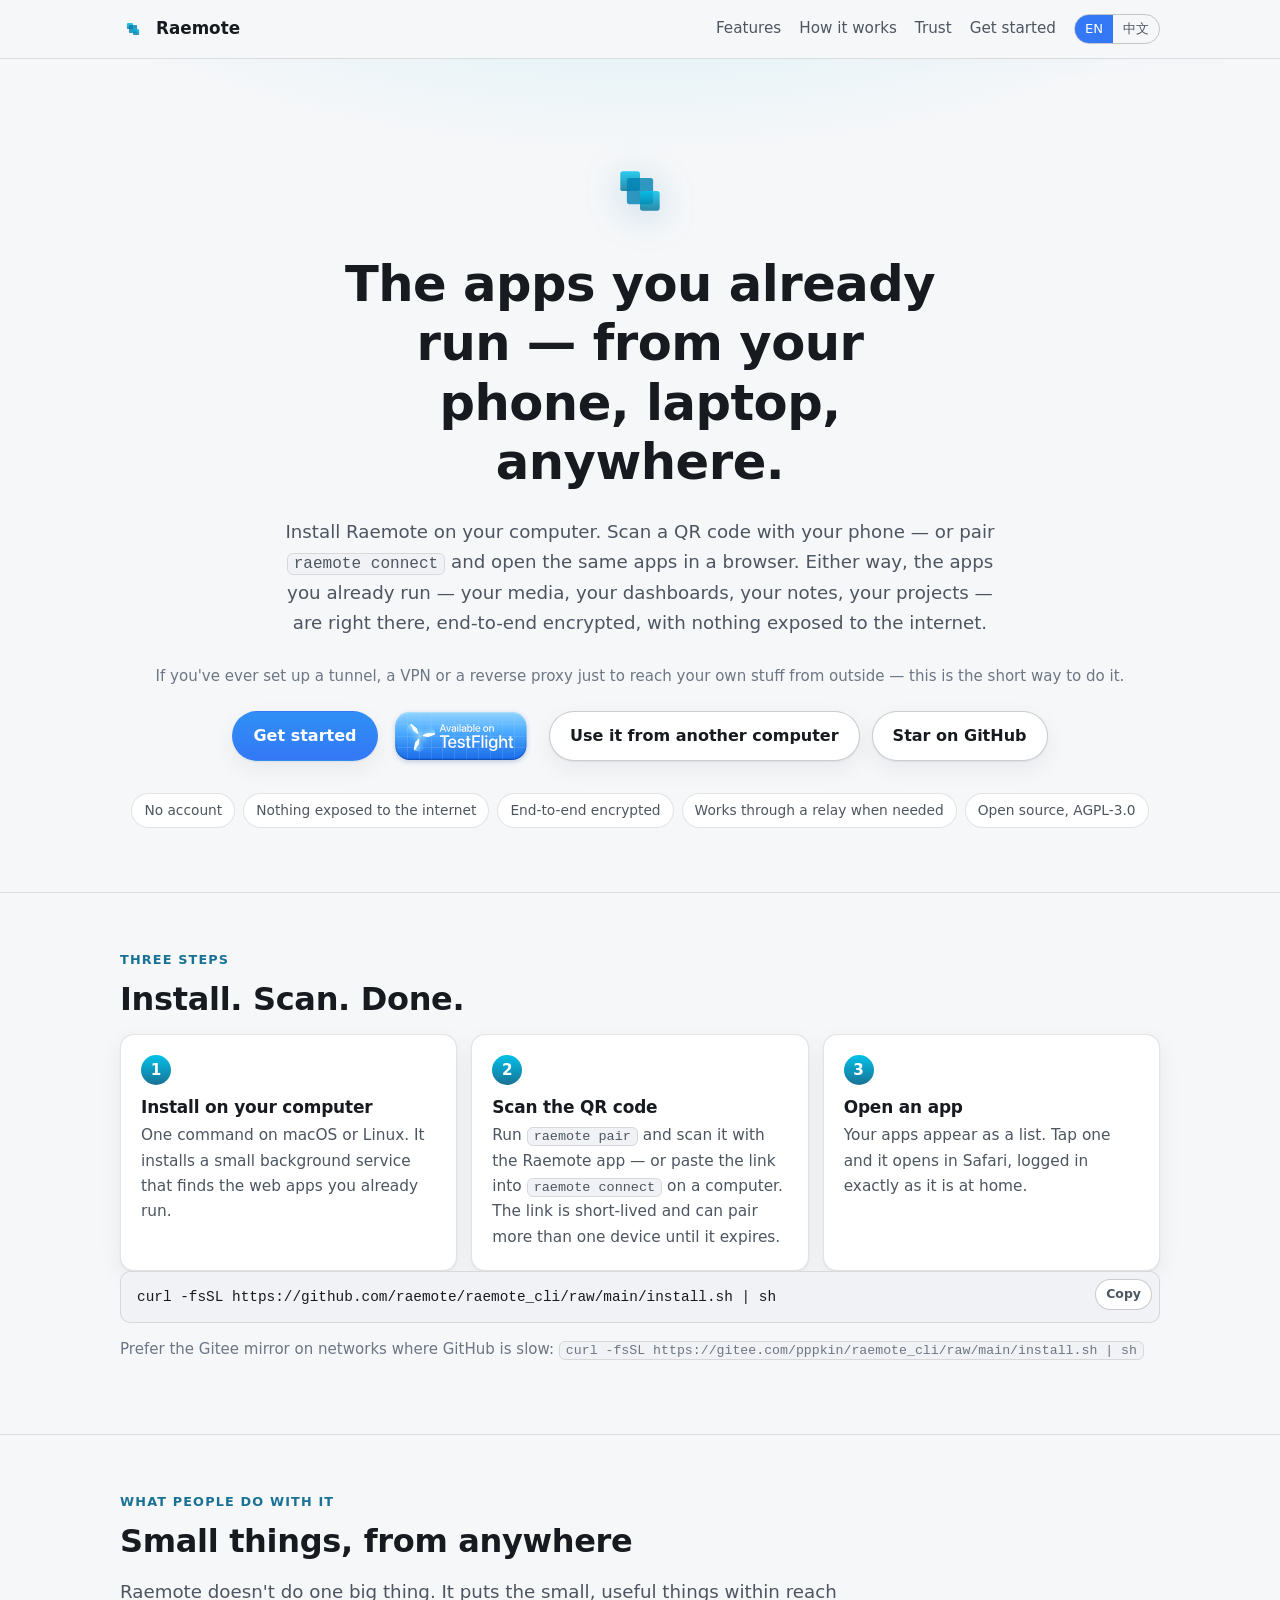
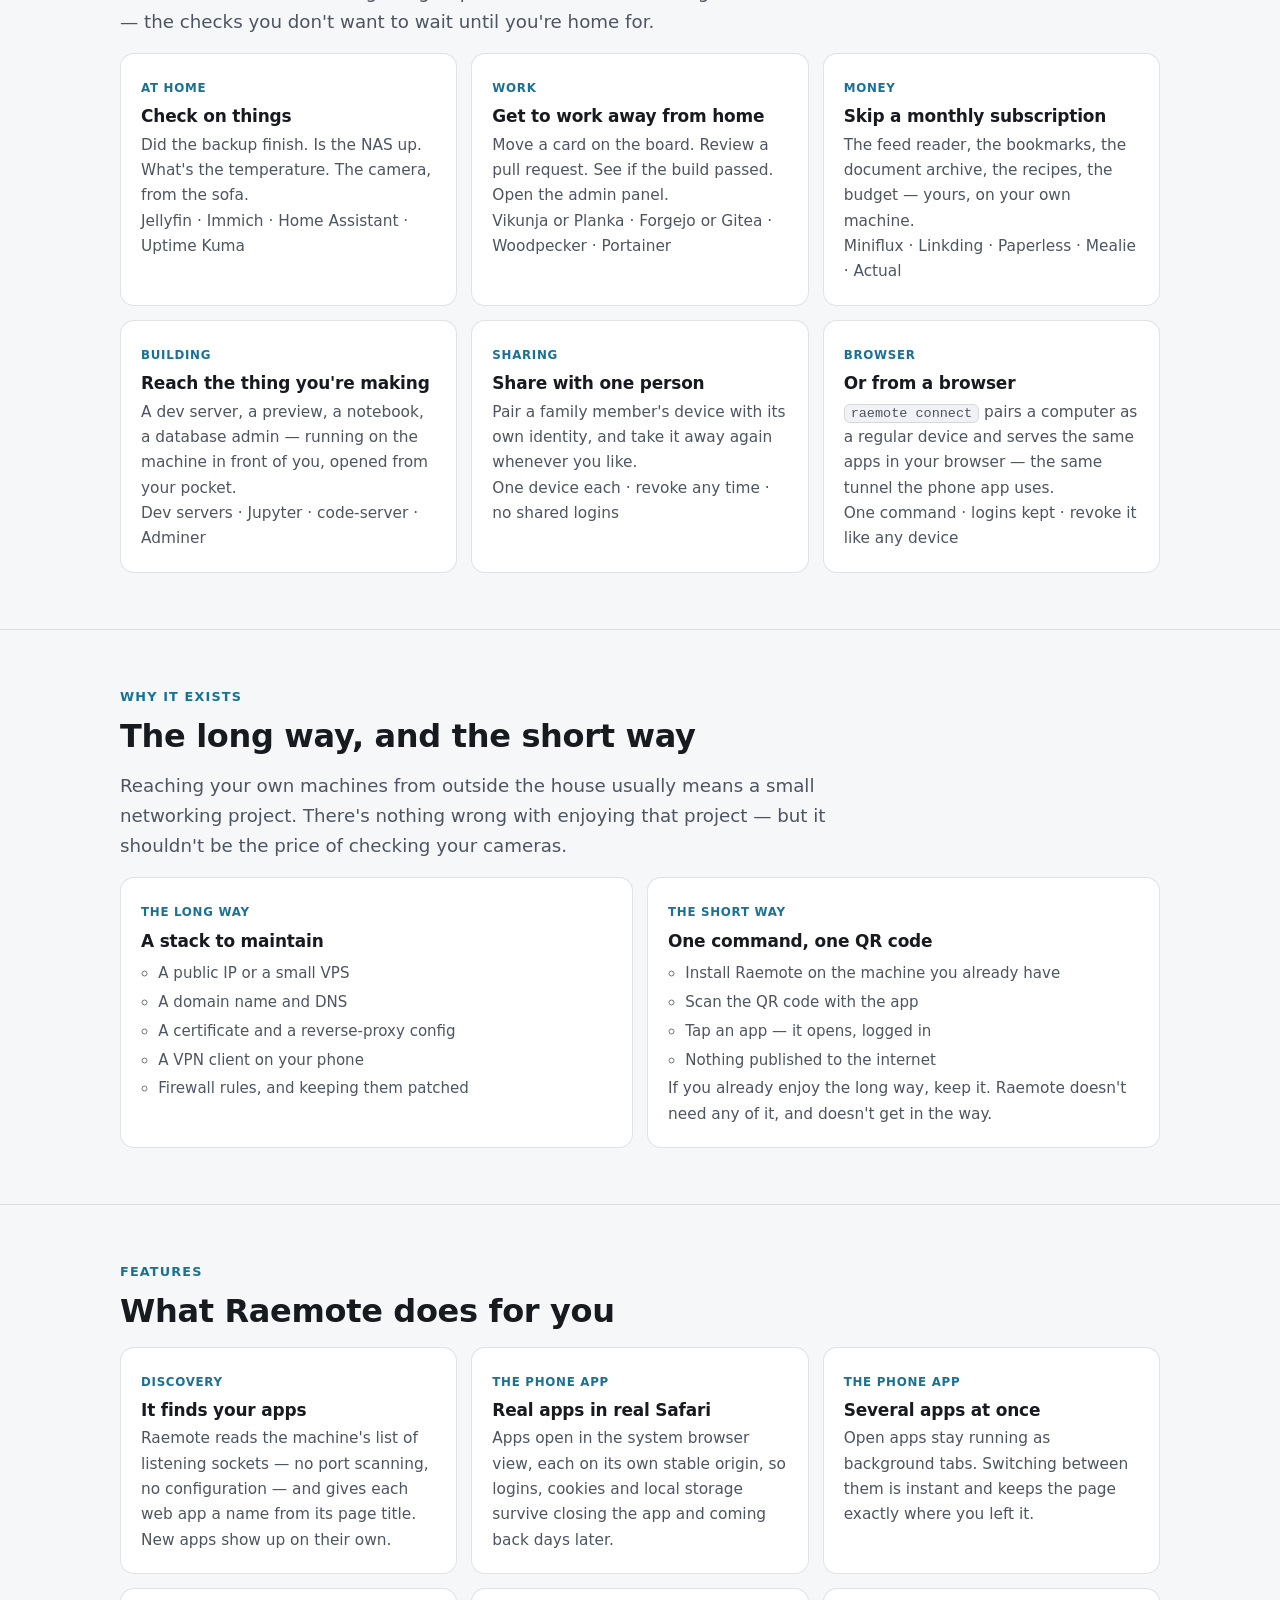
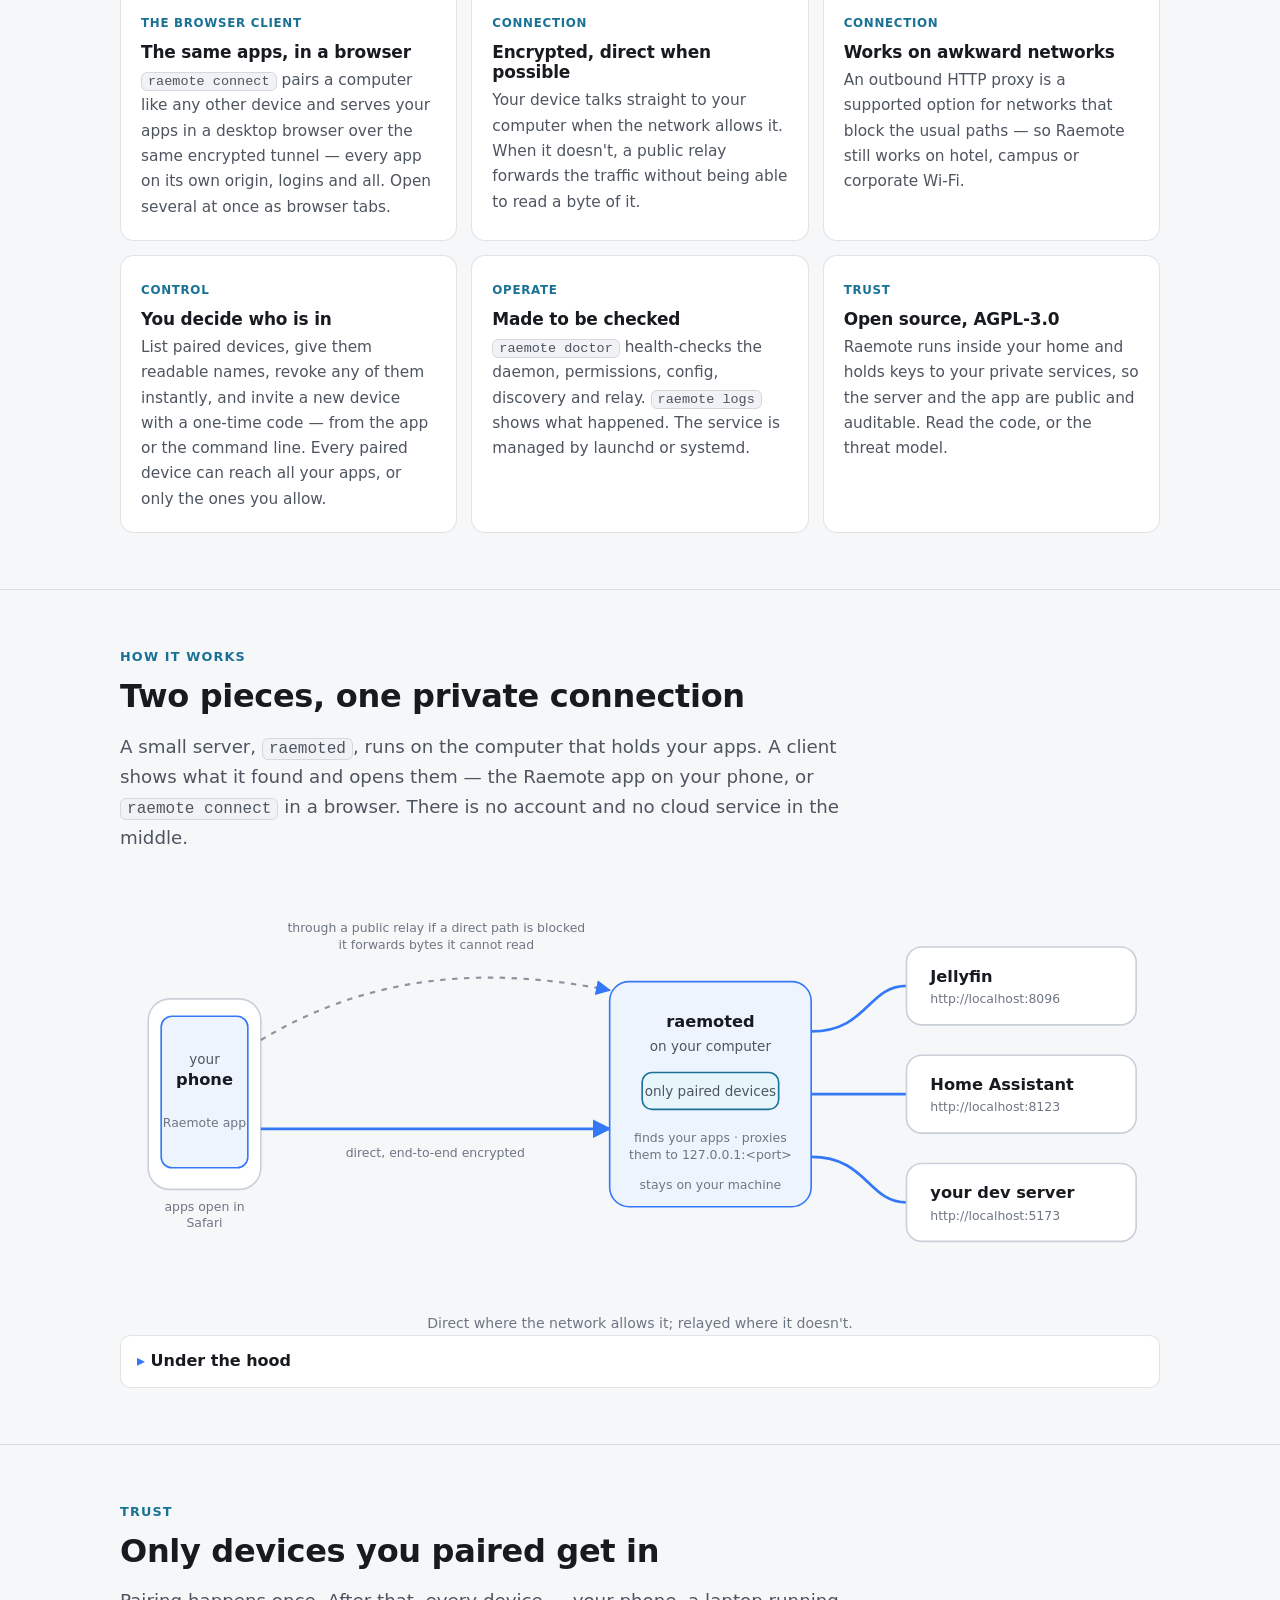
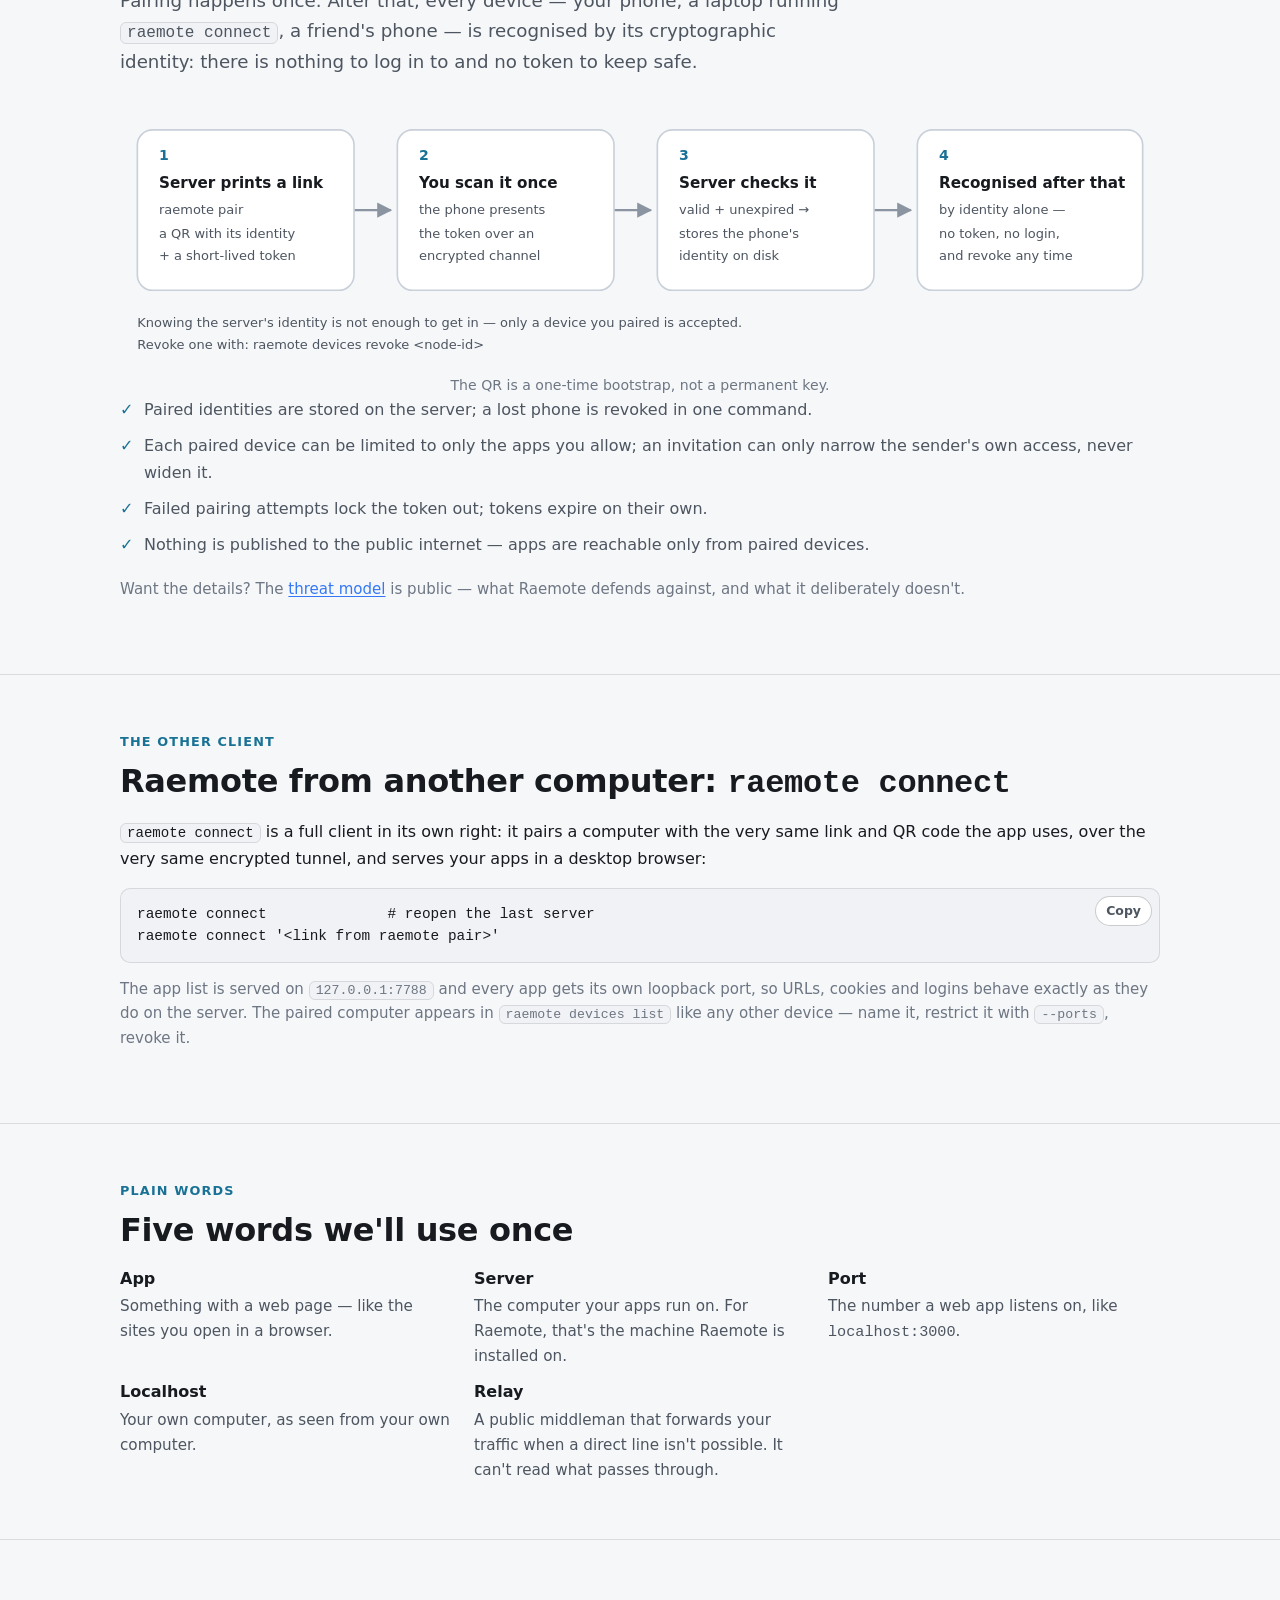
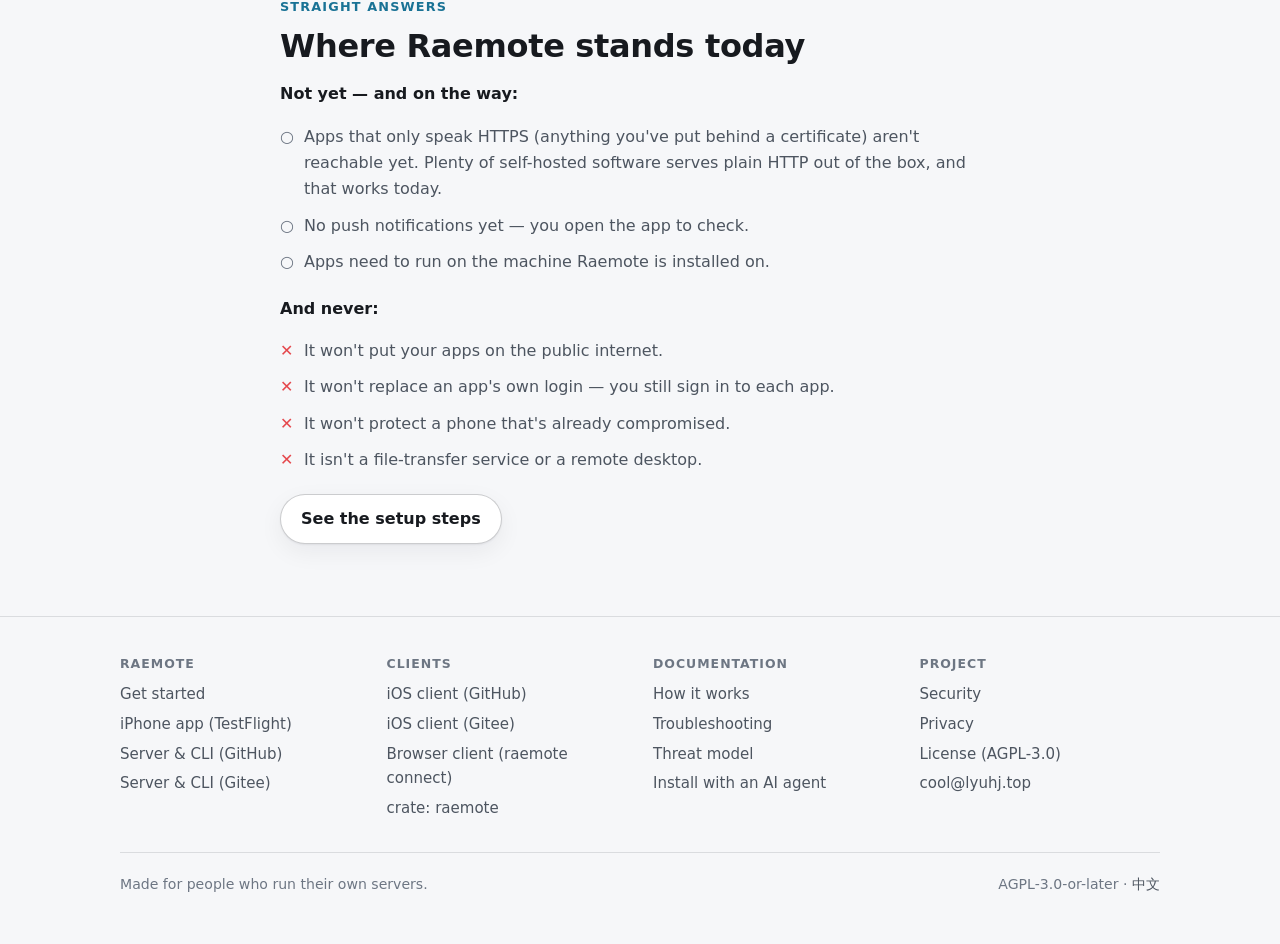
<file: index.html>
<!doctype html>
<html lang="en">
<head>
<meta charset="utf-8">
<meta name="viewport" content="width=device-width, initial-scale=1">
<title>Raemote — your self-hosted apps on phone and laptop, no VPN</title>
<meta name="description" content="Raemote finds the web apps running on your computer and makes them reachable from your phone — or, with raemote connect, from a browser on any computer — over an end-to-end encrypted connection. One install, one QR scan. No account, no VPN, no port forwarding.">
<link rel="canonical" href="https://raemote.github.io/">
<link rel="icon" href="assets/favicon.png" type="image/png">
<link rel="apple-touch-icon" href="assets/favicon.png">
<meta property="og:type" content="website">
<meta property="og:site_name" content="Raemote">
<meta property="og:title" content="Raemote — your self-hosted apps on phone and laptop, no VPN">
<meta property="og:description" content="Install Raemote on your computer, then scan a QR code with your phone — or pair raemote connect and use the same apps in a browser. End-to-end encrypted, no account, no port forwarding.">
<meta property="og:url" content="https://raemote.github.io/">
<meta property="og:image" content="https://raemote.github.io/assets/og.png">
<meta name="twitter:card" content="summary_large_image">
<meta name="theme-color" content="#197295" media="(prefers-color-scheme: light)">
<meta name="theme-color" content="#0e1116" media="(prefers-color-scheme: dark)">
<link rel="stylesheet" href="assets/site.css">
</head>
<body>
<a class="skip" href="#main">Skip to content</a>

<header class="site">
  <div class="wrap bar">
    <a class="brand" href="./"><img src="assets/logo.svg" alt="" width="26" height="26">Raemote</a>
    <nav class="links" aria-label="Main">
      <a class="wide" href="#features">Features</a>
      <a class="wide" href="#how">How it works</a>
      <a class="wide" href="#trust">Trust</a>
      <a href="get-started.html">Get started</a>
      <span class="lang">
        <a href="./" aria-current="true" hreflang="en">EN</a>
        <a href="zh/" hreflang="zh">中文</a>
      </span>
    </nav>
  </div>
</header>

<main id="main">

  <section class="hero">
    <div class="wrap">
      <img class="mark" src="assets/logo.svg" alt="" width="84" height="84">
      <h1>The apps you already run — from your phone, laptop, anywhere.</h1>
      <p class="lede">Install Raemote on your computer. Scan a QR code with your phone —
        or pair <code>raemote connect</code> and open the same apps in a browser.
        Either way, the apps you already run — your media, your dashboards, your
        notes, your projects — are right there, end-to-end encrypted, with nothing
        exposed to the internet.</p>
      <p class="muted">If you've ever set up a tunnel, a VPN or a reverse proxy just to
        reach your own stuff from outside — this is the short way to do it.</p>
      <div class="actions">
        <a class="btn primary" href="get-started.html">Get started</a>
        <a class="btn badge" href="https://testflight.apple.com/join/3AQeWyUR" rel="noopener">
          <img src="assets/testflight_badge.svg" alt="Available on TestFlight" height="62">
        </a>
        <a class="btn" href="#laptop">Use it from another computer</a>
        <a class="btn" href="https://github.com/raemote/raemote_cli" rel="noopener">Star on GitHub</a>
      </div>
      <ul class="pill-row">
        <li class="pill">No account</li>
        <li class="pill">Nothing exposed to the internet</li>
        <li class="pill">End-to-end encrypted</li>
        <li class="pill">Works through a relay when needed</li>
        <li class="pill">Open source, AGPL-3.0</li>
      </ul>
    </div>
  </section>

  <section id="start">
    <div class="wrap">
      <p class="eyebrow">Three steps</p>
      <h2>Install. Scan. Done.</h2>
      <ol class="steps">
        <li>
          <h3>Install on your computer</h3>
          <p>One command on macOS or Linux. It installs a small background service that
            finds the web apps you already run.</p>
        </li>
        <li>
          <h3>Scan the QR code</h3>
          <p>Run <code>raemote pair</code> and scan it with the Raemote app — or paste the
            link into <code>raemote connect</code> on a computer. The link is
            short-lived and can pair more than one device until it expires.</p>
        </li>
        <li>
          <h3>Open an app</h3>
          <p>Your apps appear as a list. Tap one and it opens in Safari, logged in exactly
            as it is at home.</p>
        </li>
      </ol>
      <div class="copy">
        <button class="copybtn" type="button" data-copy hidden>Copy</button>
<pre><code>curl -fsSL https://github.com/raemote/raemote_cli/raw/main/install.sh | sh</code></pre>
      </div>
      <p class="muted">Prefer the Gitee mirror on networks where GitHub is slow:
        <code>curl -fsSL https://gitee.com/pppkin/raemote_cli/raw/main/install.sh | sh</code></p>
    </div>
  </section>

  <section id="uses">
    <div class="wrap">
      <p class="eyebrow">What people do with it</p>
      <h2>Small things, from anywhere</h2>
      <p class="lede">Raemote doesn't do one big thing. It puts the small, useful things
        within reach — the checks you don't want to wait until you're home for.</p>
      <ul class="grid">
        <li class="card">
          <span class="tag">At home</span>
          <h3>Check on things</h3>
          <p>Did the backup finish. Is the NAS up. What's the temperature. The camera,
            from the sofa.</p>
          <p class="muted">Jellyfin · Immich · Home Assistant · Uptime Kuma</p>
        </li>
        <li class="card">
          <span class="tag">Work</span>
          <h3>Get to work away from home</h3>
          <p>Move a card on the board. Review a pull request. See if the build passed.
            Open the admin panel.</p>
          <p class="muted">Vikunja or Planka · Forgejo or Gitea · Woodpecker · Portainer</p>
        </li>
        <li class="card">
          <span class="tag">Money</span>
          <h3>Skip a monthly subscription</h3>
          <p>The feed reader, the bookmarks, the document archive, the recipes, the budget —
            yours, on your own machine.</p>
          <p class="muted">Miniflux · Linkding · Paperless · Mealie · Actual</p>
        </li>
        <li class="card">
          <span class="tag">Building</span>
          <h3>Reach the thing you're making</h3>
          <p>A dev server, a preview, a notebook, a database admin — running on the
            machine in front of you, opened from your pocket.</p>
          <p class="muted">Dev servers · Jupyter · code-server · Adminer</p>
        </li>
        <li class="card">
          <span class="tag">Sharing</span>
          <h3>Share with one person</h3>
          <p>Pair a family member's device with its own identity, and take it away again
            whenever you like.</p>
          <p class="muted">One device each · revoke any time · no shared logins</p>
        </li>
        <li class="card">
          <span class="tag">Browser</span>
          <h3>Or from a browser</h3>
          <p><code>raemote connect</code> pairs a computer as a regular device and serves
            the same apps in your browser — the same tunnel the phone app uses.</p>
          <p class="muted">One command · logins kept · revoke it like any device</p>
        </li>
      </ul>
    </div>
  </section>

  <section id="simpler">
    <div class="wrap">
      <p class="eyebrow">Why it exists</p>
      <h2>The long way, and the short way</h2>
      <p class="lede">Reaching your own machines from outside the house usually means a
        small networking project. There's nothing wrong with enjoying that project —
        but it shouldn't be the price of checking your cameras.</p>
      <ul class="grid">
        <li class="card">
          <span class="tag">The long way</span>
          <h3>A stack to maintain</h3>
          <ul>
            <li>A public IP or a small VPS</li>
            <li>A domain name and DNS</li>
            <li>A certificate and a reverse-proxy config</li>
            <li>A VPN client on your phone</li>
            <li>Firewall rules, and keeping them patched</li>
          </ul>
        </li>
        <li class="card">
          <span class="tag">The short way</span>
          <h3>One command, one QR code</h3>
          <ul>
            <li>Install Raemote on the machine you already have</li>
            <li>Scan the QR code with the app</li>
            <li>Tap an app — it opens, logged in</li>
            <li>Nothing published to the internet</li>
          </ul>
          <p class="muted">If you already enjoy the long way, keep it. Raemote doesn't
            need any of it, and doesn't get in the way.</p>
        </li>
      </ul>
    </div>
  </section>

  <section id="features">
    <div class="wrap">
      <p class="eyebrow">Features</p>
      <h2>What Raemote does for you</h2>
      <ul class="grid">
        <li class="card">
          <span class="tag">Discovery</span>
          <h3>It finds your apps</h3>
          <p>Raemote reads the machine's list of listening sockets — no port scanning,
            no configuration — and gives each web app a name from its page title.
            New apps show up on their own.</p>
        </li>
        <li class="card">
          <span class="tag">The phone app</span>
          <h3>Real apps in real Safari</h3>
          <p>Apps open in the system browser view, each on its own stable origin, so
            logins, cookies and local storage survive closing the app and coming
            back days later.</p>
        </li>
        <li class="card">
          <span class="tag">The phone app</span>
          <h3>Several apps at once</h3>
          <p>Open apps stay running as background tabs. Switching between them is
            instant and keeps the page exactly where you left it.</p>
        </li>
        <li class="card">
          <span class="tag">The browser client</span>
          <h3>The same apps, in a browser</h3>
          <p><code>raemote connect</code> pairs a computer like any other device and
            serves your apps in a desktop browser over the same encrypted tunnel —
            every app on its own origin, logins and all. Open several at once as
            browser tabs.</p>
        </li>
        <li class="card">
          <span class="tag">Connection</span>
          <h3>Encrypted, direct when possible</h3>
          <p>Your device talks straight to your computer when the network allows it.
            When it doesn't, a public relay forwards the traffic without being able
            to read a byte of it.</p>
        </li>
        <li class="card">
          <span class="tag">Connection</span>
          <h3>Works on awkward networks</h3>
          <p>An outbound HTTP proxy is a supported option for networks that block
            the usual paths — so Raemote still works on hotel, campus or corporate
            Wi-Fi.</p>
        </li>
        <li class="card">
          <span class="tag">Control</span>
          <h3>You decide who is in</h3>
          <p>List paired devices, give them readable names, revoke any of them
            instantly, and invite a new device with a one-time code — from the app
            or the command line. Every paired device can reach all your apps, or
            only the ones you allow.</p>
        </li>
        <li class="card">
          <span class="tag">Operate</span>
          <h3>Made to be checked</h3>
          <p><code>raemote doctor</code> health-checks the daemon, permissions,
            config, discovery and relay. <code>raemote logs</code> shows what
            happened. The service is managed by launchd or systemd.</p>
        </li>
        <li class="card">
          <span class="tag">Trust</span>
          <h3>Open source, AGPL-3.0</h3>
          <p>Raemote runs inside your home and holds keys to your private services,
            so the server and the app are public and auditable. Read the code, or
            the threat model.</p>
        </li>
      </ul>
    </div>
  </section>

  <section id="how">
    <div class="wrap">
      <p class="eyebrow">How it works</p>
      <h2>Two pieces, one private connection</h2>
      <p class="lede">A small server, <code>raemoted</code>, runs on the computer that
        holds your apps. A client shows what it found and opens them — the Raemote
        app on your phone, or <code>raemote connect</code> in a browser. There is no
        account and no cloud service in the middle.</p>
      <figure>
        <img src="assets/diagram-how.svg" alt="Diagram: your phone holds an end-to-end encrypted connection to raemoted on your computer — directly, or through a public relay that cannot read the traffic — and raemoted reverse-proxies each app to the local web apps on that machine." width="960" height="400" loading="lazy">
        <figcaption>Direct where the network allows it; relayed where it doesn't.</figcaption>
      </figure>
      <details>
        <summary>Under the hood</summary>
        <p>The connection is <a href="https://www.iroh.computer/" rel="noopener">iroh</a>
          over QUIC: peers find each other and try to connect directly, and a public
          relay is used only when a direct path is not available. The traffic is
          end-to-end encrypted either way.</p>
        <p>Two application protocols run over it. <code>raemote/bind/0</code> exists
          only to pair a device with a short-lived token; <code>raemote/0</code> serves
          the small HTTP API (<code>/_hub/catalog</code>, <code>/_hub/info</code>,
          <code>/_hub/devices</code>, <code>/_hub/discover</code>) and reverse-proxies
          <code>/app/&lt;name&gt;/…</code> to the app's real address.</p>
        <p>On the client's side, a loopback proxy gives each app its own origin, so
          nothing else on the device can reach it — on iOS it is gated by a
          per-launch secret, in the browser client by a host check. Requests are
          streamed — bodies, uploads, server-sent events and WebSockets all pass
          through untouched.</p>
      </details>
    </div>
  </section>

  <section id="trust">
    <div class="wrap">
      <p class="eyebrow">Trust</p>
      <h2>Only devices you paired get in</h2>
      <p class="lede">Pairing happens once. After that, every device — your phone, a
        laptop running <code>raemote connect</code>, a friend's phone — is recognised
        by its cryptographic identity: there is nothing to log in to and no token to
        keep safe.</p>
      <figure>
        <img src="assets/diagram-trust.svg" alt="Diagram: the pairing QR carries the server's identity and a short-lived token; the phone presents the token once, the server stores the phone's identity on disk, and from then on the phone is recognised by identity alone and can be revoked at any time." width="960" height="250" loading="lazy">
        <figcaption>The QR is a one-time bootstrap, not a permanent key.</figcaption>
      </figure>
      <ul class="notlist yeslist">
        <li>Paired identities are stored on the server; a lost phone is revoked in one command.</li>
        <li>Each paired device can be limited to only the apps you allow; an invitation can only
          narrow the sender's own access, never widen it.</li>
        <li>Failed pairing attempts lock the token out; tokens expire on their own.</li>
        <li>Nothing is published to the public internet — apps are reachable only from paired devices.</li>
      </ul>
      <p class="muted" style="margin-top:18px">Want the details? The
        <a href="https://github.com/raemote/raemote_cli/blob/main/docs/threat-model.md" rel="noopener">threat model</a>
        is public — what Raemote defends against, and what it deliberately doesn't.</p>
    </div>
  </section>

  <section id="laptop">
    <div class="wrap">
      <p class="eyebrow">The other client</p>
      <h2>Raemote from another computer: <code>raemote connect</code></h2>
      <p><code>raemote connect</code> is a full client in its own right: it pairs a
        computer with the very same link and QR code the app uses, over the very
        same encrypted tunnel, and serves your apps in a desktop browser:</p>
      <div class="copy">
        <button class="copybtn" type="button" data-copy hidden>Copy</button>
<pre><code>raemote connect              # reopen the last server
raemote connect '&lt;link from raemote pair&gt;'</code></pre>
      </div>
      <p class="muted">The app list is served on <code>127.0.0.1:7788</code> and every app
        gets its own loopback port, so URLs, cookies and logins behave exactly as they
        do on the server. The paired computer appears in
        <code>raemote devices list</code> like any other device — name it, restrict it
        with <code>--ports</code>, revoke it.</p>
    </div>
  </section>

  <section id="words">
    <div class="wrap">
      <p class="eyebrow">Plain words</p>
      <h2>Five words we'll use once</h2>
      <dl class="terms">
        <div>
          <dt>App</dt>
          <dd>Something with a web page — like the sites you open in a browser.</dd>
        </div>
        <div>
          <dt>Server</dt>
          <dd>The computer your apps run on. For Raemote, that's the machine Raemote is
            installed on.</dd>
        </div>
        <div>
          <dt>Port</dt>
          <dd>The number a web app listens on, like <code>localhost:3000</code>.</dd>
        </div>
        <div>
          <dt>Localhost</dt>
          <dd>Your own computer, as seen from your own computer.</dd>
        </div>
        <div>
          <dt>Relay</dt>
          <dd>A public middleman that forwards your traffic when a direct line isn't
            possible. It can't read what passes through.</dd>
        </div>
      </dl>
    </div>
  </section>

  <section id="honest">
    <div class="wrap wrap-narrow">
      <p class="eyebrow">Straight answers</p>
      <h2>Where Raemote stands today</h2>
      <p><strong>Not yet — and on the way:</strong></p>
      <ul class="notlist notlist-todo">
        <li>Apps that only speak HTTPS (anything you've put behind a certificate) aren't
          reachable yet. Plenty of self-hosted software serves plain HTTP out of the
          box, and that works today.</li>
        <li>No push notifications yet — you open the app to check.</li>
        <li>Apps need to run on the machine Raemote is installed on.</li>
      </ul>
      <p style="margin-top:20px"><strong>And never:</strong></p>
      <ul class="notlist">
        <li>It won't put your apps on the public internet.</li>
        <li>It won't replace an app's own login — you still sign in to each app.</li>
        <li>It won't protect a phone that's already compromised.</li>
        <li>It isn't a file-transfer service or a remote desktop.</li>
      </ul>
      <p style="margin-top:20px"><a class="btn" href="get-started.html">See the setup steps</a></p>
    </div>
  </section>

</main>

<footer class="site">
  <div class="wrap">
    <div class="cols">
      <div>
        <h3>Raemote</h3>
        <ul>
          <li><a href="get-started.html">Get started</a></li>
          <li><a href="https://testflight.apple.com/join/3AQeWyUR" rel="noopener">iPhone app (TestFlight)</a></li>
          <li><a href="https://github.com/raemote/raemote_cli" rel="noopener">Server &amp; CLI (GitHub)</a></li>
          <li><a href="https://gitee.com/pppkin/raemote_cli" rel="noopener">Server &amp; CLI (Gitee)</a></li>
        </ul>
      </div>
      <div>
        <h3>Clients</h3>
        <ul>
          <li><a href="https://github.com/raemote/raemote_connector_ios" rel="noopener">iOS client (GitHub)</a></li>
          <li><a href="https://gitee.com/pppkin/raemote_connector_ios" rel="noopener">iOS client (Gitee)</a></li>
          <li><a href="https://github.com/raemote/raemote_cli#connect" rel="noopener">Browser client (raemote connect)</a></li>
          <li><a href="https://crates.io/crates/raemote" rel="noopener">crate: raemote</a></li>
        </ul>
      </div>
      <div>
        <h3>Documentation</h3>
        <ul>
          <li><a href="https://github.com/raemote/raemote_cli/blob/main/docs/how-it-works.md" rel="noopener">How it works</a></li>
          <li><a href="https://github.com/raemote/raemote_cli/blob/main/docs/troubleshooting.md" rel="noopener">Troubleshooting</a></li>
          <li><a href="https://github.com/raemote/raemote_cli/blob/main/docs/threat-model.md" rel="noopener">Threat model</a></li>
          <li><a href="https://github.com/raemote/raemote_cli/blob/main/docs/agent-install.md" rel="noopener">Install with an AI agent</a></li>
        </ul>
      </div>
      <div>
        <h3>Project</h3>
        <ul>
          <li><a href="https://github.com/raemote/raemote_cli/blob/main/SECURITY.md" rel="noopener">Security</a></li>
          <li><a href="https://github.com/raemote/raemote_cli/blob/main/PRIVACY.md" rel="noopener">Privacy</a></li>
          <li><a href="https://github.com/raemote/raemote_cli/blob/main/LICENSE" rel="noopener">License (AGPL-3.0)</a></li>
          <li><a href="mailto:cool@lyuhj.top">cool@lyuhj.top</a></li>
        </ul>
      </div>
    </div>
    <div class="base">
      <span>Made for people who run their own servers.</span>
      <span>AGPL-3.0-or-later · <a href="zh/">中文</a></span>
    </div>
  </div>
</footer>

<script>
// Progressive enhancement only: the copy buttons appear when scripting is on.
document.querySelectorAll('[data-copy]').forEach(function (btn) {
  btn.hidden = false;
  btn.addEventListener('click', function () {
    var code = btn.closest('.copy').querySelector('code');
    navigator.clipboard.writeText(code.textContent).then(function () {
      var was = btn.textContent;
      btn.textContent = 'Copied';
      setTimeout(function () { btn.textContent = was; }, 1400);
    });
  });
});
</script>
</body>
</html>
</file>
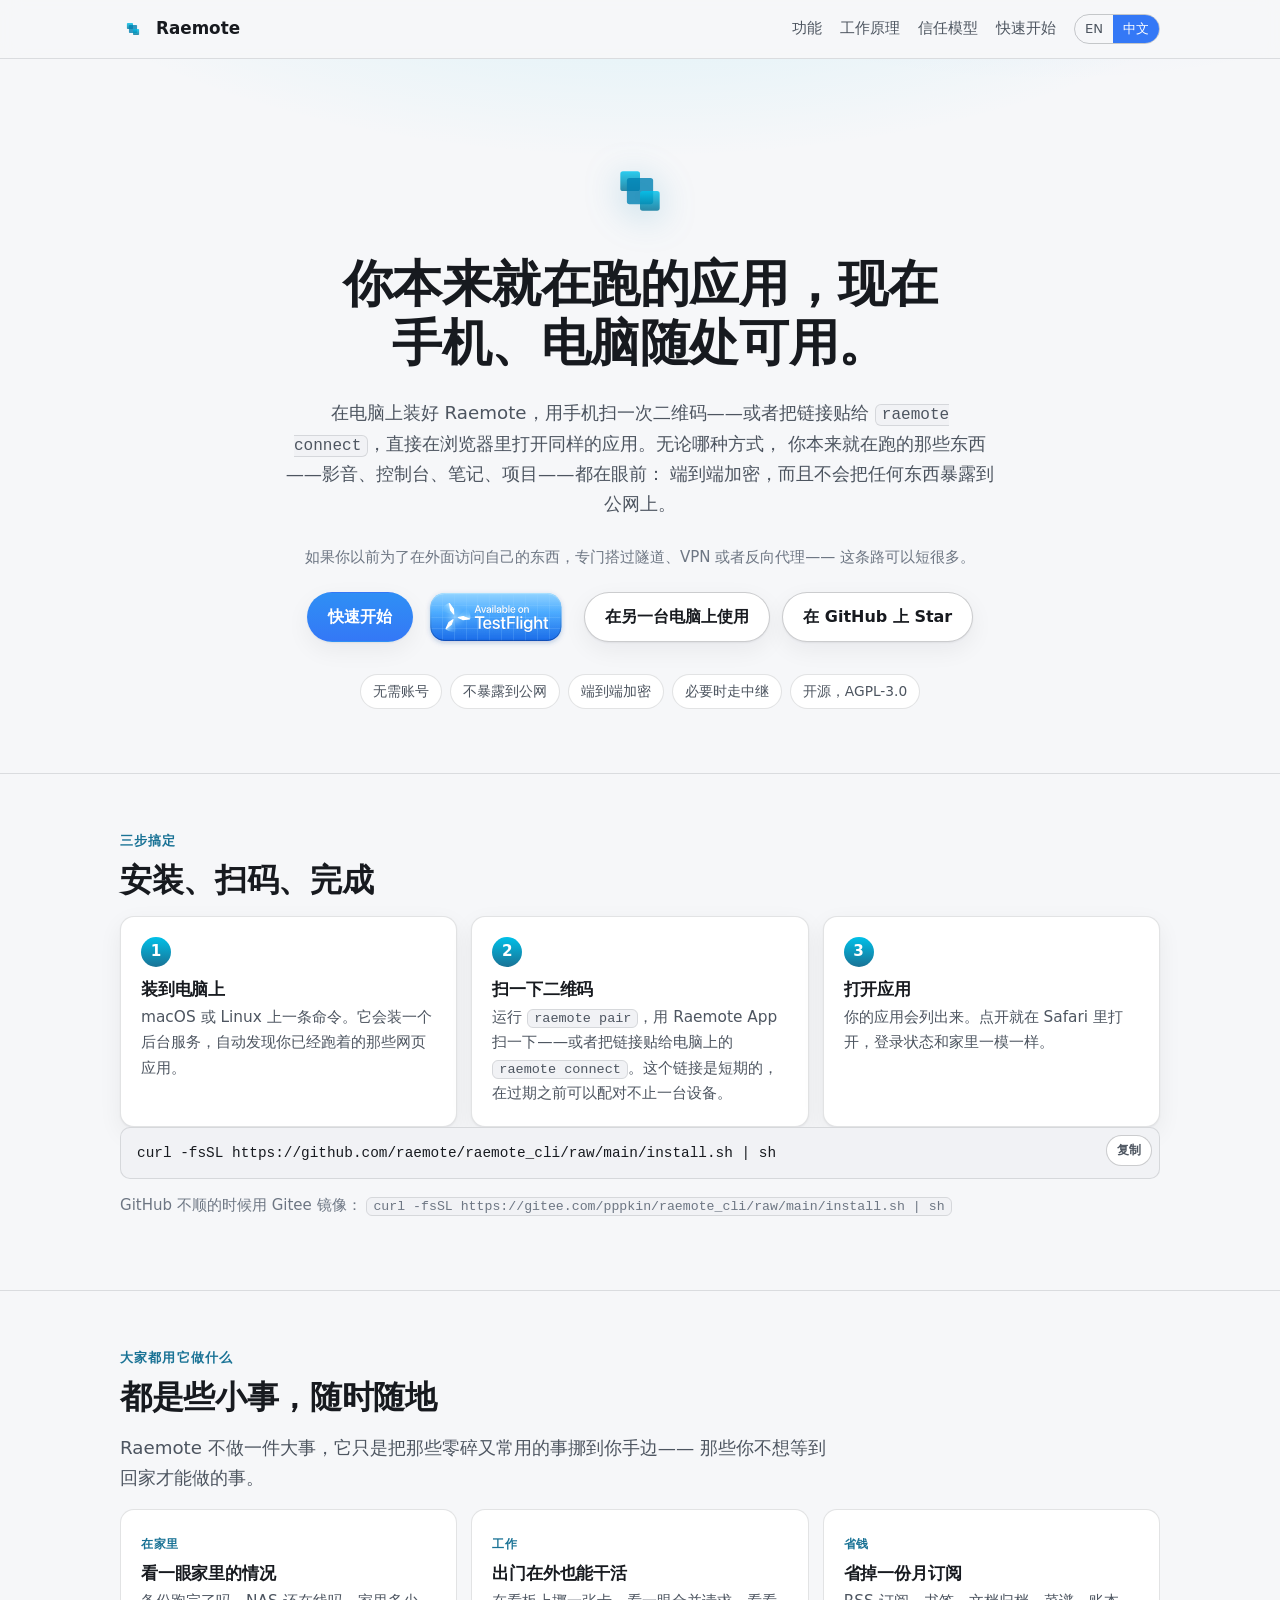
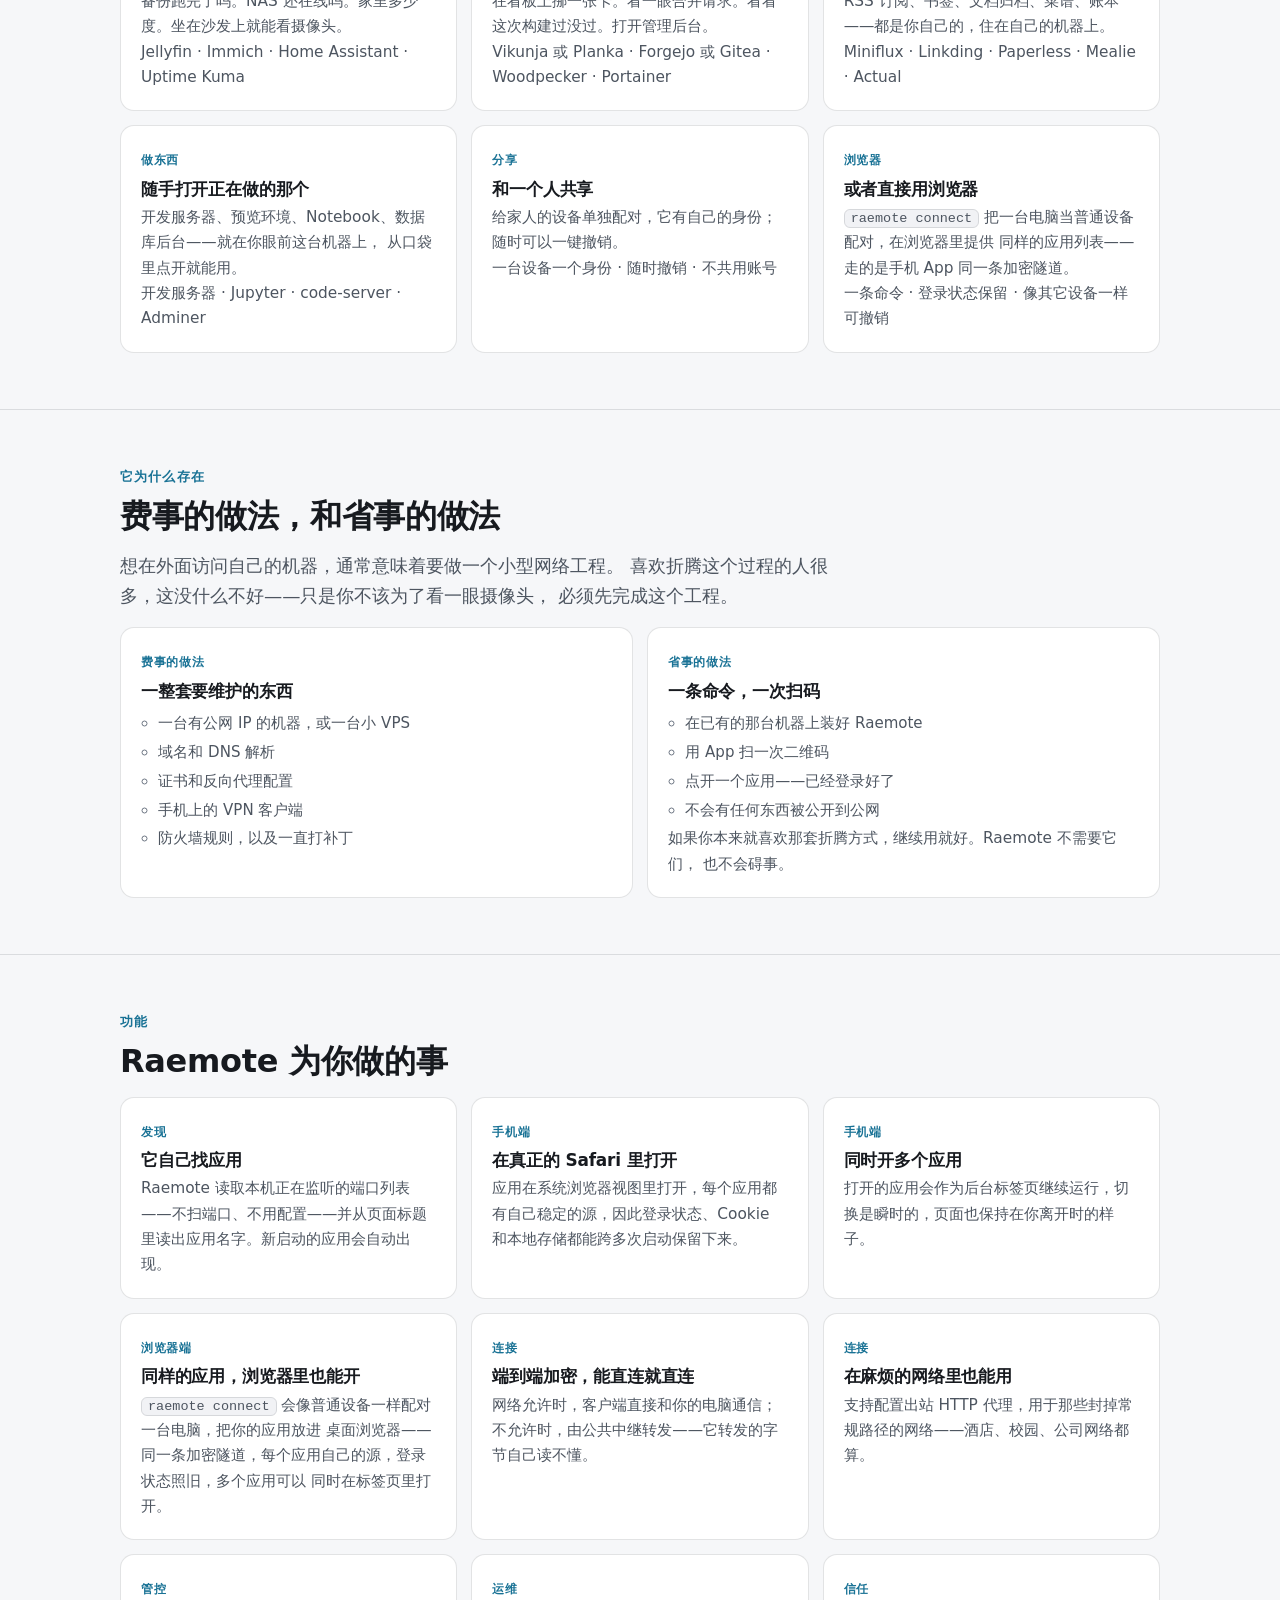
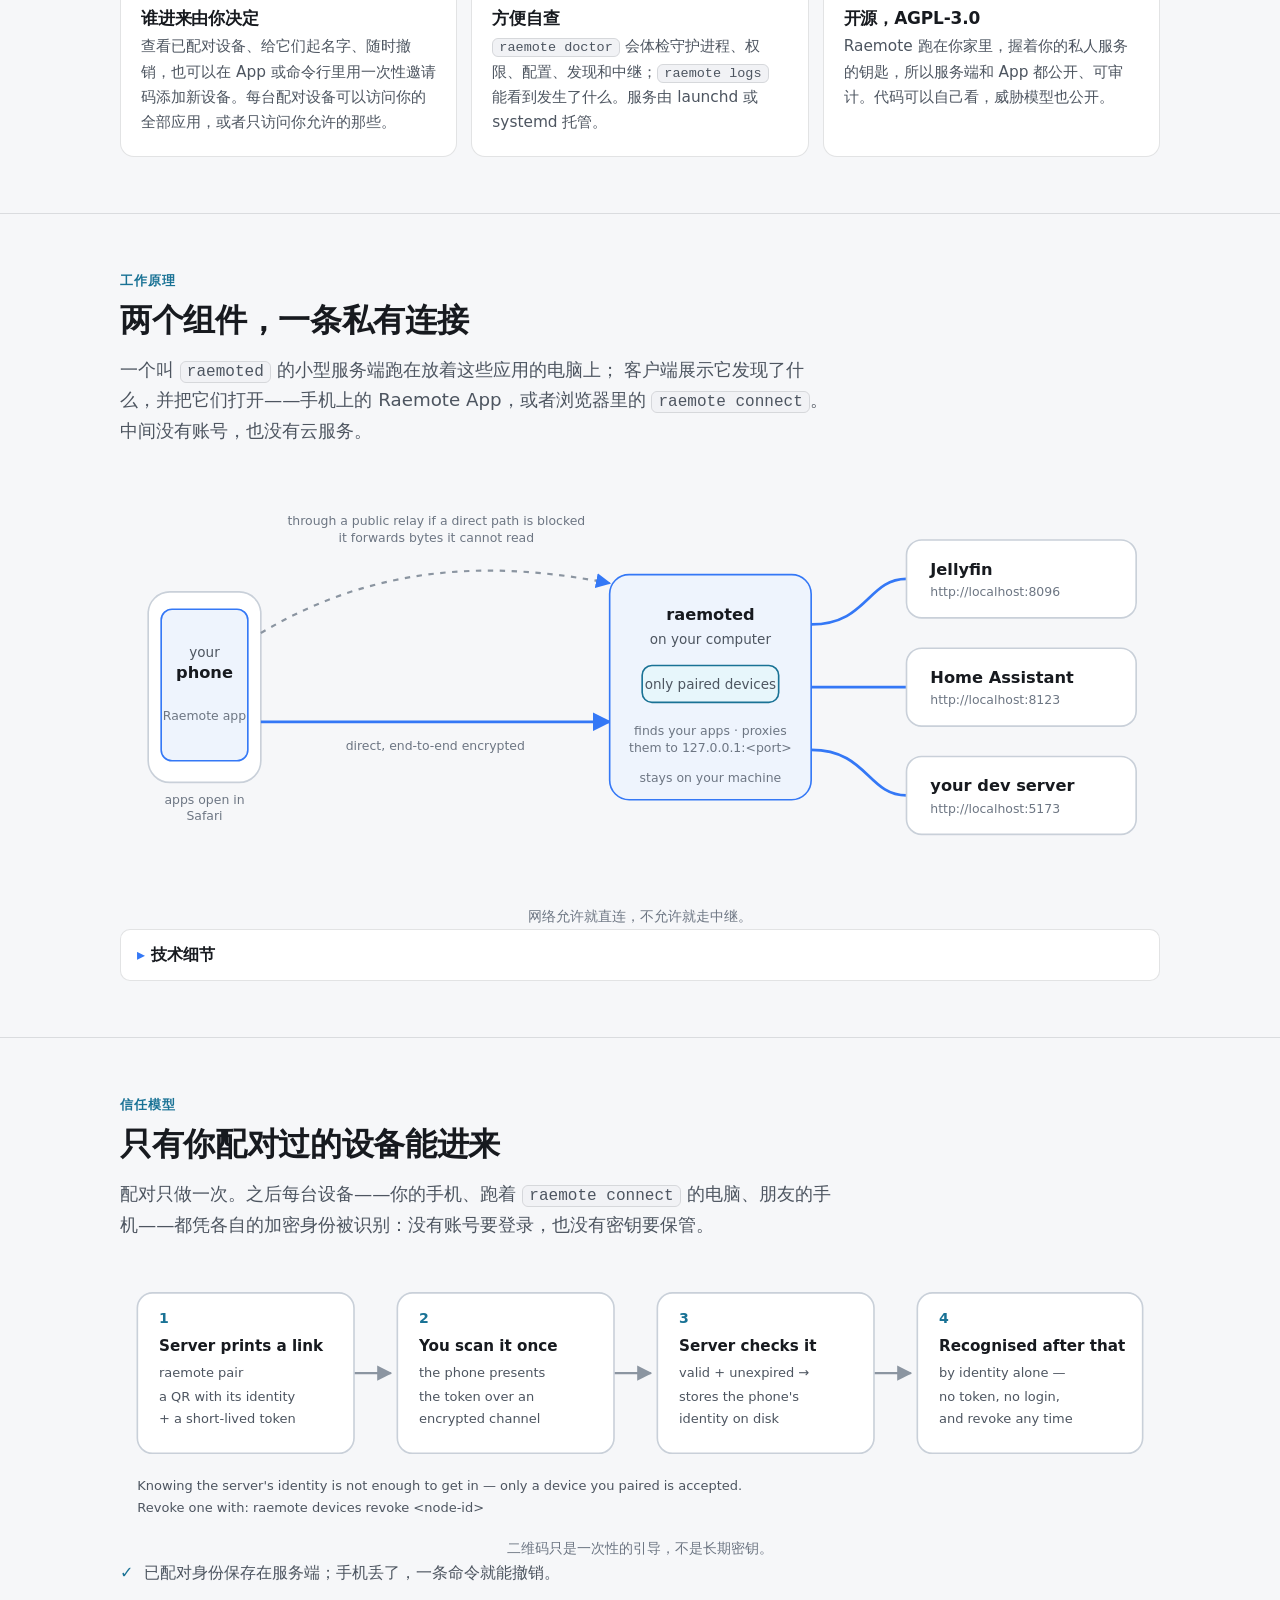
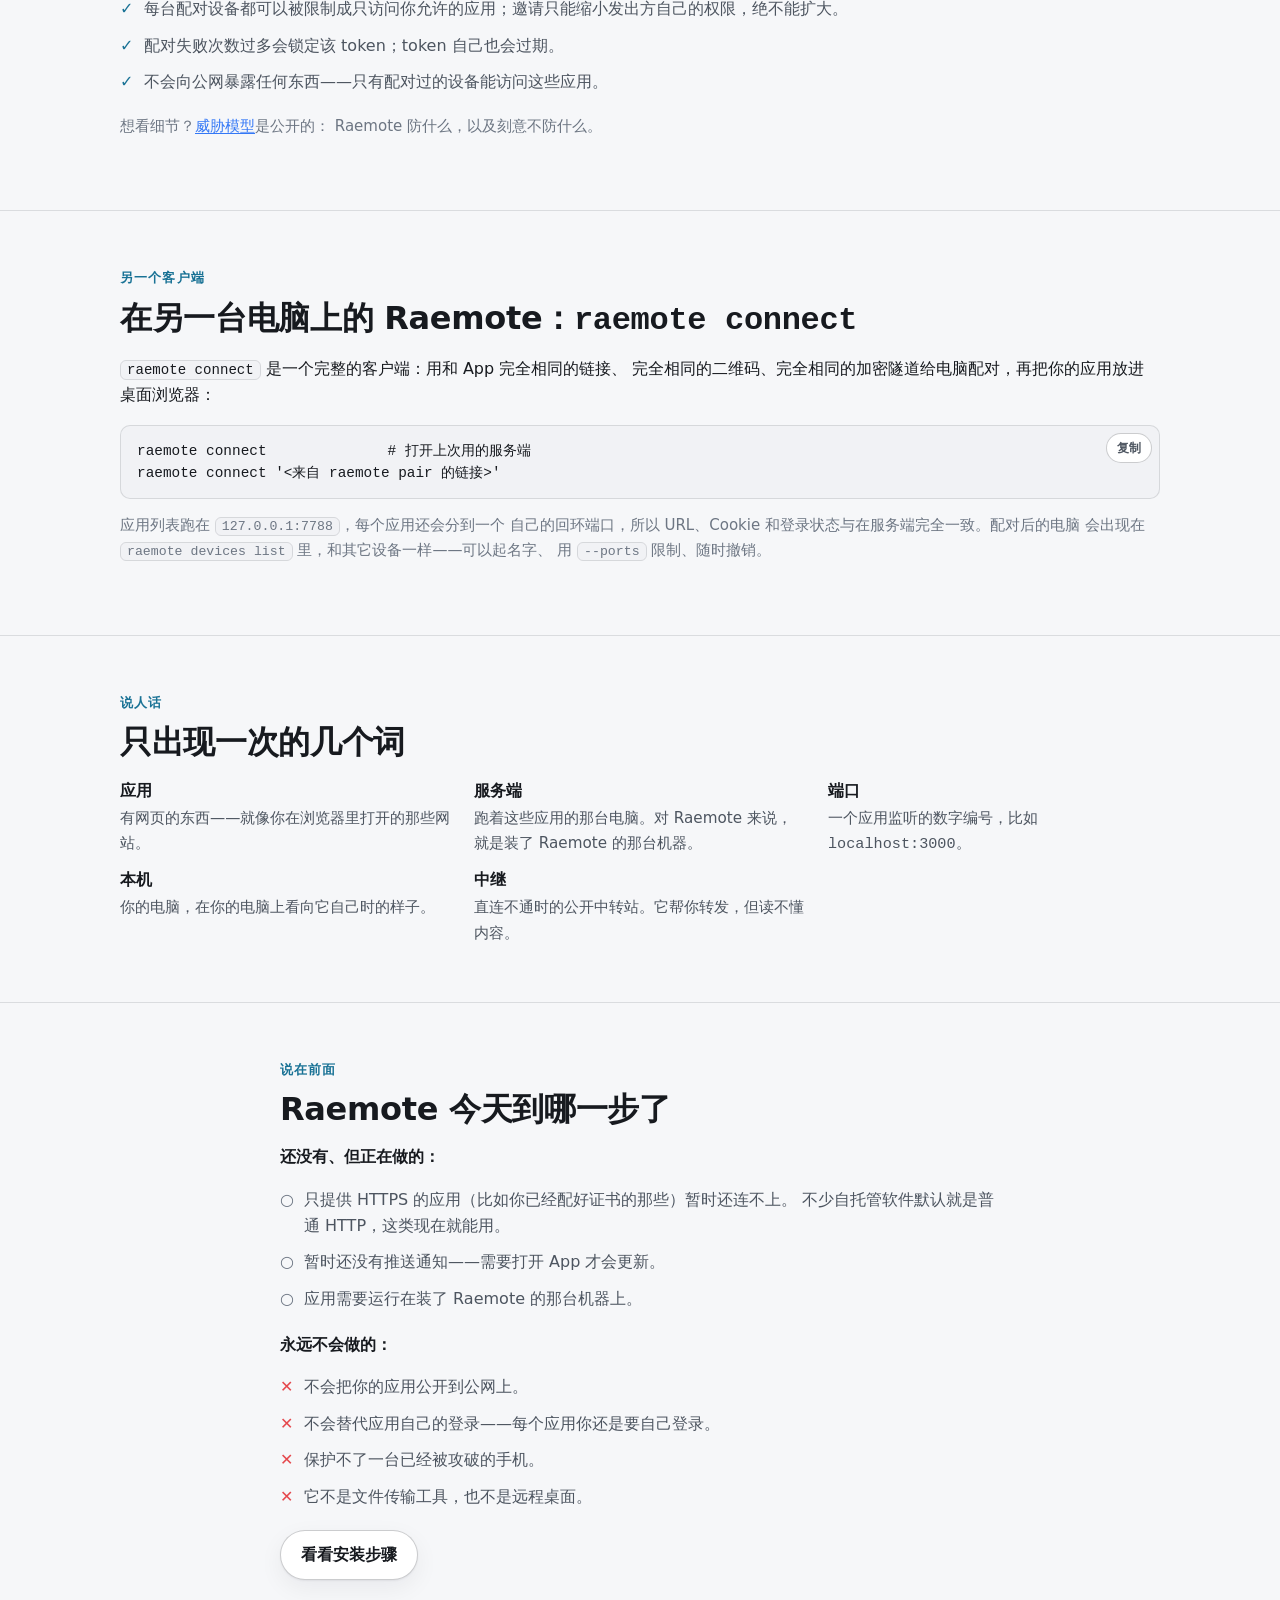
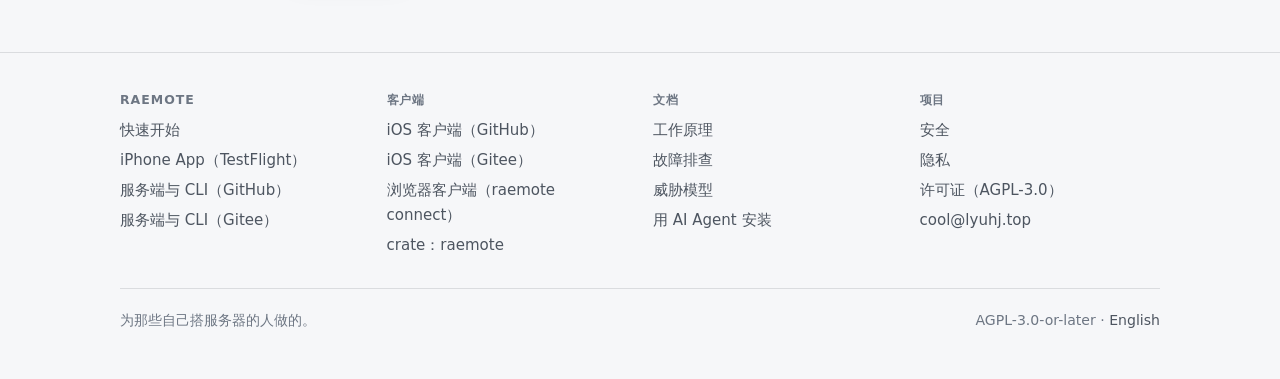
<file: zh/index.html>
<!doctype html>
<html lang="zh-Hans">
<head>
<meta charset="utf-8">
<meta name="viewport" content="width=device-width, initial-scale=1">
<title>Raemote — 让你电脑上的自托管应用随处可用</title>
<meta name="description" content="Raemote 自动发现你电脑上正在运行的自托管应用，并通过端到端加密的连接把它们带到手机上——或者用 raemote connect，在任何电脑的浏览器里直接打开。装一次、扫一次码，无需账号、无需 VPN、无需端口转发。">
<link rel="canonical" href="https://raemote.github.io/zh/">
<link rel="icon" href="../assets/favicon.png" type="image/png">
<link rel="apple-touch-icon" href="../assets/favicon.png">
<meta property="og:type" content="website">
<meta property="og:site_name" content="Raemote">
<meta property="og:title" content="Raemote — 让你电脑上的自托管应用随处可用">
<meta property="og:description" content="装一次、扫一次码，你私有的应用就出现在手机上——或者用 raemote connect，在浏览器里打开同样的应用。端到端加密，无需账号，无需端口转发。">
<meta property="og:url" content="https://raemote.github.io/zh/">
<meta property="og:image" content="https://raemote.github.io/assets/og.png">
<meta name="theme-color" content="#197295" media="(prefers-color-scheme: light)">
<meta name="theme-color" content="#0e1116" media="(prefers-color-scheme: dark)">
<link rel="stylesheet" href="../assets/site.css">
</head>
<body>
<a class="skip" href="#main">跳到正文</a>

<header class="site">
  <div class="wrap bar">
    <a class="brand" href="./"><img src="../assets/logo.svg" alt="" width="26" height="26">Raemote</a>
    <nav class="links" aria-label="主导航">
      <a class="wide" href="#features">功能</a>
      <a class="wide" href="#how">工作原理</a>
      <a class="wide" href="#trust">信任模型</a>
      <a href="get-started.html">快速开始</a>
      <span class="lang">
        <a href="../" hreflang="en">EN</a>
        <a href="./" aria-current="true" hreflang="zh">中文</a>
      </span>
    </nav>
  </div>
</header>

<main id="main">

  <section class="hero">
    <div class="wrap">
      <img class="mark" src="../assets/logo.svg" alt="" width="84" height="84">
      <h1>你本来就在跑的应用，现在手机、电脑随处可用。</h1>
      <p class="lede">在电脑上装好 Raemote，用手机扫一次二维码——或者把链接贴给
        <code>raemote connect</code>，直接在浏览器里打开同样的应用。无论哪种方式，
        你本来就在跑的那些东西——影音、控制台、笔记、项目——都在眼前：
        端到端加密，而且不会把任何东西暴露到公网上。</p>
      <p class="muted">如果你以前为了在外面访问自己的东西，专门搭过隧道、VPN 或者反向代理——
        这条路可以短很多。</p>
      <div class="actions">
        <a class="btn primary" href="get-started.html">快速开始</a>
        <a class="btn badge" href="https://testflight.apple.com/join/3AQeWyUR" rel="noopener">
          <img src="../assets/testflight_badge.svg" alt="可通过 TestFlight 获取" height="62">
        </a>
        <a class="btn" href="#laptop">在另一台电脑上使用</a>
        <a class="btn" href="https://github.com/raemote/raemote_cli" rel="noopener">在 GitHub 上 Star</a>
      </div>
      <ul class="pill-row">
        <li class="pill">无需账号</li>
        <li class="pill">不暴露到公网</li>
        <li class="pill">端到端加密</li>
        <li class="pill">必要时走中继</li>
        <li class="pill">开源，AGPL-3.0</li>
      </ul>
    </div>
  </section>

  <section id="start">
    <div class="wrap">
      <p class="eyebrow">三步搞定</p>
      <h2>安装、扫码、完成</h2>
      <ol class="steps">
        <li>
          <h3>装到电脑上</h3>
          <p>macOS 或 Linux 上一条命令。它会装一个后台服务，自动发现你已经跑着的那些网页应用。</p>
        </li>
        <li>
          <h3>扫一下二维码</h3>
          <p>运行 <code>raemote pair</code>，用 Raemote App 扫一下——或者把链接贴给电脑上的
            <code>raemote connect</code>。这个链接是短期的，在过期之前可以配对不止一台设备。</p>
        </li>
        <li>
          <h3>打开应用</h3>
          <p>你的应用会列出来。点开就在 Safari 里打开，登录状态和家里一模一样。</p>
        </li>
      </ol>
      <div class="copy">
        <button class="copybtn" type="button" data-copy hidden>复制</button>
<pre><code>curl -fsSL https://github.com/raemote/raemote_cli/raw/main/install.sh | sh</code></pre>
      </div>
      <p class="muted">GitHub 不顺的时候用 Gitee 镜像：
        <code>curl -fsSL https://gitee.com/pppkin/raemote_cli/raw/main/install.sh | sh</code></p>
    </div>
  </section>

  <section id="uses">
    <div class="wrap">
      <p class="eyebrow">大家都用它做什么</p>
      <h2>都是些小事，随时随地</h2>
      <p class="lede">Raemote 不做一件大事，它只是把那些零碎又常用的事挪到你手边——
        那些你不想等到回家才能做的事。</p>
      <ul class="grid">
        <li class="card">
          <span class="tag">在家里</span>
          <h3>看一眼家里的情况</h3>
          <p>备份跑完了吗。NAS 还在线吗。家里多少度。坐在沙发上就能看摄像头。</p>
          <p class="muted">Jellyfin · Immich · Home Assistant · Uptime Kuma</p>
        </li>
        <li class="card">
          <span class="tag">工作</span>
          <h3>出门在外也能干活</h3>
          <p>在看板上挪一张卡。看一眼合并请求。看看这次构建过没过。打开管理后台。</p>
          <p class="muted">Vikunja 或 Planka · Forgejo 或 Gitea · Woodpecker · Portainer</p>
        </li>
        <li class="card">
          <span class="tag">省钱</span>
          <h3>省掉一份月订阅</h3>
          <p>RSS 订阅、书签、文档归档、菜谱、账本——都是你自己的，住在自己的机器上。</p>
          <p class="muted">Miniflux · Linkding · Paperless · Mealie · Actual</p>
        </li>
        <li class="card">
          <span class="tag">做东西</span>
          <h3>随手打开正在做的那个</h3>
          <p>开发服务器、预览环境、Notebook、数据库后台——就在你眼前这台机器上，
            从口袋里点开就能用。</p>
          <p class="muted">开发服务器 · Jupyter · code-server · Adminer</p>
        </li>
        <li class="card">
          <span class="tag">分享</span>
          <h3>和一个人共享</h3>
          <p>给家人的设备单独配对，它有自己的身份；随时可以一键撤销。</p>
          <p class="muted">一台设备一个身份 · 随时撤销 · 不共用账号</p>
        </li>
        <li class="card">
          <span class="tag">浏览器</span>
          <h3>或者直接用浏览器</h3>
          <p><code>raemote connect</code> 把一台电脑当普通设备配对，在浏览器里提供
            同样的应用列表——走的是手机 App 同一条加密隧道。</p>
          <p class="muted">一条命令 · 登录状态保留 · 像其它设备一样可撤销</p>
        </li>
      </ul>
    </div>
  </section>

  <section id="simpler">
    <div class="wrap">
      <p class="eyebrow">它为什么存在</p>
      <h2>费事的做法，和省事的做法</h2>
      <p class="lede">想在外面访问自己的机器，通常意味着要做一个小型网络工程。
        喜欢折腾这个过程的人很多，这没什么不好——只是你不该为了看一眼摄像头，
        必须先完成这个工程。</p>
      <ul class="grid">
        <li class="card">
          <span class="tag">费事的做法</span>
          <h3>一整套要维护的东西</h3>
          <ul>
            <li>一台有公网 IP 的机器，或一台小 VPS</li>
            <li>域名和 DNS 解析</li>
            <li>证书和反向代理配置</li>
            <li>手机上的 VPN 客户端</li>
            <li>防火墙规则，以及一直打补丁</li>
          </ul>
        </li>
        <li class="card">
          <span class="tag">省事的做法</span>
          <h3>一条命令，一次扫码</h3>
          <ul>
            <li>在已有的那台机器上装好 Raemote</li>
            <li>用 App 扫一次二维码</li>
            <li>点开一个应用——已经登录好了</li>
            <li>不会有任何东西被公开到公网</li>
          </ul>
          <p class="muted">如果你本来就喜欢那套折腾方式，继续用就好。Raemote 不需要它们，
            也不会碍事。</p>
        </li>
      </ul>
    </div>
  </section>

  <section id="features">
    <div class="wrap">
      <p class="eyebrow">功能</p>
      <h2>Raemote 为你做的事</h2>
      <ul class="grid">
        <li class="card">
          <span class="tag">发现</span>
          <h3>它自己找应用</h3>
          <p>Raemote 读取本机正在监听的端口列表——不扫端口、不用配置——并从页面标题里读出应用名字。新启动的应用会自动出现。</p>
        </li>
        <li class="card">
          <span class="tag">手机端</span>
          <h3>在真正的 Safari 里打开</h3>
          <p>应用在系统浏览器视图里打开，每个应用都有自己稳定的源，因此登录状态、Cookie 和本地存储都能跨多次启动保留下来。</p>
        </li>
        <li class="card">
          <span class="tag">手机端</span>
          <h3>同时开多个应用</h3>
          <p>打开的应用会作为后台标签页继续运行，切换是瞬时的，页面也保持在你离开时的样子。</p>
        </li>
        <li class="card">
          <span class="tag">浏览器端</span>
          <h3>同样的应用，浏览器里也能开</h3>
          <p><code>raemote connect</code> 会像普通设备一样配对一台电脑，把你的应用放进
            桌面浏览器——同一条加密隧道，每个应用自己的源，登录状态照旧，多个应用可以
            同时在标签页里打开。</p>
        </li>
        <li class="card">
          <span class="tag">连接</span>
          <h3>端到端加密，能直连就直连</h3>
          <p>网络允许时，客户端直接和你的电脑通信；不允许时，由公共中继转发——它转发的字节自己读不懂。</p>
        </li>
        <li class="card">
          <span class="tag">连接</span>
          <h3>在麻烦的网络里也能用</h3>
          <p>支持配置出站 HTTP 代理，用于那些封掉常规路径的网络——酒店、校园、公司网络都算。</p>
        </li>
        <li class="card">
          <span class="tag">管控</span>
          <h3>谁进来由你决定</h3>
          <p>查看已配对设备、给它们起名字、随时撤销，也可以在 App 或命令行里用一次性邀请码添加新设备。每台配对设备可以访问你的全部应用，或者只访问你允许的那些。</p>
        </li>
        <li class="card">
          <span class="tag">运维</span>
          <h3>方便自查</h3>
          <p><code>raemote doctor</code> 会体检守护进程、权限、配置、发现和中继；<code>raemote logs</code> 能看到发生了什么。服务由 launchd 或 systemd 托管。</p>
        </li>
        <li class="card">
          <span class="tag">信任</span>
          <h3>开源，AGPL-3.0</h3>
          <p>Raemote 跑在你家里，握着你的私人服务的钥匙，所以服务端和 App 都公开、可审计。代码可以自己看，威胁模型也公开。</p>
        </li>
      </ul>
    </div>
  </section>

  <section id="how">
    <div class="wrap">
      <p class="eyebrow">工作原理</p>
      <h2>两个组件，一条私有连接</h2>
      <p class="lede">一个叫 <code>raemoted</code> 的小型服务端跑在放着这些应用的电脑上；
        客户端展示它发现了什么，并把它们打开——手机上的 Raemote App，或者浏览器里的
        <code>raemote connect</code>。中间没有账号，也没有云服务。</p>
      <figure>
        <img src="../assets/diagram-how.svg" alt="示意图：手机与电脑上的 raemoted 之间建立端到端加密连接——能直连就直连，否则经过读不懂内容的公共中继；raemoted 再把请求反向代理到本机的各个网页应用。" width="960" height="400" loading="lazy">
        <figcaption>网络允许就直连，不允许就走中继。</figcaption>
      </figure>
      <details>
        <summary>技术细节</summary>
        <p>连接由 <a href="https://www.iroh.computer/" rel="noopener">iroh</a> over QUIC
        提供：两端互相发现并尝试直连，只有直连不可用时才动用公共中继。两种情况下都是端到端加密。</p>
        <p>其上跑两套应用协议：<code>raemote/bind/0</code> 只负责用短期 token
        完成配对；<code>raemote/0</code> 提供一小套 HTTP 接口
        （<code>/_hub/catalog</code>、<code>/_hub/info</code>、
        <code>/_hub/devices</code>、<code>/_hub/discover</code>），并把
        <code>/app/&lt;名字&gt;/…</code> 反向代理到应用真实地址。</p>
        <p>在客户端这一侧，每个应用有自己的本地回环源，设备上的其它程序碰不到它——
        iOS 上由每次启动都会变的密钥守护，浏览器客户端则校验请求的 Host。请求全程
        流式转发——请求体、上传、服务端推送和 WebSocket 都原样通过。</p>
      </details>
    </div>
  </section>

  <section id="trust">
    <div class="wrap">
      <p class="eyebrow">信任模型</p>
      <h2>只有你配对过的设备能进来</h2>
      <p class="lede">配对只做一次。之后每台设备——你的手机、跑着 <code>raemote connect</code>
        的电脑、朋友的手机——都凭各自的加密身份被识别：没有账号要登录，也没有密钥要保管。</p>
      <figure>
        <img src="../assets/diagram-trust.svg" alt="示意图：配对二维码里包含服务端身份和一个短期 token；手机出示一次 token，服务端把手机身份记录到磁盘；此后凭身份识别，随时可以撤销。" width="960" height="250" loading="lazy">
        <figcaption>二维码只是一次性的引导，不是长期密钥。</figcaption>
      </figure>
      <ul class="notlist yeslist">
        <li>已配对身份保存在服务端；手机丢了，一条命令就能撤销。</li>
        <li>每台配对设备都可以被限制成只访问你允许的应用；邀请只能缩小发出方自己的权限，绝不能扩大。</li>
        <li>配对失败次数过多会锁定该 token；token 自己也会过期。</li>
        <li>不会向公网暴露任何东西——只有配对过的设备能访问这些应用。</li>
      </ul>
      <p class="muted" style="margin-top:18px">想看细节？<a href="https://github.com/raemote/raemote_cli/blob/main/docs/threat-model.md" rel="noopener">威胁模型</a>是公开的：
        Raemote 防什么，以及刻意不防什么。</p>
    </div>
  </section>

  <section id="laptop">
    <div class="wrap">
      <p class="eyebrow">另一个客户端</p>
      <h2>在另一台电脑上的 Raemote：<code>raemote connect</code></h2>
      <p><code>raemote connect</code> 是一个完整的客户端：用和 App 完全相同的链接、
        完全相同的二维码、完全相同的加密隧道给电脑配对，再把你的应用放进桌面浏览器：</p>
      <div class="copy">
        <button class="copybtn" type="button" data-copy hidden>复制</button>
<pre><code>raemote connect              # 打开上次用的服务端
raemote connect '&lt;来自 raemote pair 的链接&gt;'</code></pre>
      </div>
      <p class="muted">应用列表跑在 <code>127.0.0.1:7788</code>，每个应用还会分到一个
        自己的回环端口，所以 URL、Cookie 和登录状态与在服务端完全一致。配对后的电脑
        会出现在 <code>raemote devices list</code> 里，和其它设备一样——可以起名字、
        用 <code>--ports</code> 限制、随时撤销。</p>
    </div>
  </section>

  <section id="words">
    <div class="wrap">
      <p class="eyebrow">说人话</p>
      <h2>只出现一次的几个词</h2>
      <dl class="terms">
        <div>
          <dt>应用</dt>
          <dd>有网页的东西——就像你在浏览器里打开的那些网站。</dd>
        </div>
        <div>
          <dt>服务端</dt>
          <dd>跑着这些应用的那台电脑。对 Raemote 来说，就是装了 Raemote 的那台机器。</dd>
        </div>
        <div>
          <dt>端口</dt>
          <dd>一个应用监听的数字编号，比如 <code>localhost:3000</code>。</dd>
        </div>
        <div>
          <dt>本机</dt>
          <dd>你的电脑，在你的电脑上看向它自己时的样子。</dd>
        </div>
        <div>
          <dt>中继</dt>
          <dd>直连不通时的公开中转站。它帮你转发，但读不懂内容。</dd>
        </div>
      </dl>
    </div>
  </section>

  <section id="honest">
    <div class="wrap wrap-narrow">
      <p class="eyebrow">说在前面</p>
      <h2>Raemote 今天到哪一步了</h2>
      <p><strong>还没有、但正在做的：</strong></p>
      <ul class="notlist notlist-todo">
        <li>只提供 HTTPS 的应用（比如你已经配好证书的那些）暂时还连不上。
          不少自托管软件默认就是普通 HTTP，这类现在就能用。</li>
        <li>暂时还没有推送通知——需要打开 App 才会更新。</li>
        <li>应用需要运行在装了 Raemote 的那台机器上。</li>
      </ul>
      <p style="margin-top:20px"><strong>永远不会做的：</strong></p>
      <ul class="notlist">
        <li>不会把你的应用公开到公网上。</li>
        <li>不会替代应用自己的登录——每个应用你还是要自己登录。</li>
        <li>保护不了一台已经被攻破的手机。</li>
        <li>它不是文件传输工具，也不是远程桌面。</li>
      </ul>
      <p style="margin-top:20px"><a class="btn" href="get-started.html">看看安装步骤</a></p>
    </div>
  </section>

</main>

<footer class="site">
  <div class="wrap">
    <div class="cols">
      <div>
        <h3>Raemote</h3>
        <ul>
          <li><a href="get-started.html">快速开始</a></li>
          <li><a href="https://testflight.apple.com/join/3AQeWyUR" rel="noopener">iPhone App（TestFlight）</a></li>
          <li><a href="https://github.com/raemote/raemote_cli" rel="noopener">服务端与 CLI（GitHub）</a></li>
          <li><a href="https://gitee.com/pppkin/raemote_cli" rel="noopener">服务端与 CLI（Gitee）</a></li>
        </ul>
      </div>
      <div>
        <h3>客户端</h3>
        <ul>
          <li><a href="https://github.com/raemote/raemote_connector_ios" rel="noopener">iOS 客户端（GitHub）</a></li>
          <li><a href="https://gitee.com/pppkin/raemote_connector_ios" rel="noopener">iOS 客户端（Gitee）</a></li>
          <li><a href="https://github.com/raemote/raemote_cli#connect" rel="noopener">浏览器客户端（raemote connect）</a></li>
          <li><a href="https://crates.io/crates/raemote" rel="noopener">crate：raemote</a></li>
        </ul>
      </div>
      <div>
        <h3>文档</h3>
        <ul>
          <li><a href="https://github.com/raemote/raemote_cli/blob/main/docs/how-it-works.md" rel="noopener">工作原理</a></li>
          <li><a href="https://github.com/raemote/raemote_cli/blob/main/docs/troubleshooting.md" rel="noopener">故障排查</a></li>
          <li><a href="https://github.com/raemote/raemote_cli/blob/main/docs/threat-model.md" rel="noopener">威胁模型</a></li>
          <li><a href="https://github.com/raemote/raemote_cli/blob/main/docs/agent-install.md" rel="noopener">用 AI Agent 安装</a></li>
        </ul>
      </div>
      <div>
        <h3>项目</h3>
        <ul>
          <li><a href="https://github.com/raemote/raemote_cli/blob/main/SECURITY.md" rel="noopener">安全</a></li>
          <li><a href="https://github.com/raemote/raemote_cli/blob/main/PRIVACY.md" rel="noopener">隐私</a></li>
          <li><a href="https://github.com/raemote/raemote_cli/blob/main/LICENSE" rel="noopener">许可证（AGPL-3.0）</a></li>
          <li><a href="mailto:cool@lyuhj.top">cool@lyuhj.top</a></li>
        </ul>
      </div>
    </div>
    <div class="base">
      <span>为那些自己搭服务器的人做的。</span>
      <span>AGPL-3.0-or-later · <a href="../">English</a></span>
    </div>
  </div>
</footer>

<script>
// 渐进增强：只有在支持脚本时，复制按钮才会出现。
document.querySelectorAll('[data-copy]').forEach(function (btn) {
  btn.hidden = false;
  btn.addEventListener('click', function () {
    var code = btn.closest('.copy').querySelector('code');
    navigator.clipboard.writeText(code.textContent).then(function () {
      var was = btn.textContent;
      btn.textContent = '已复制';
      setTimeout(function () { btn.textContent = was; }, 1400);
    });
  });
});
</script>
</body>
</html>
</file>
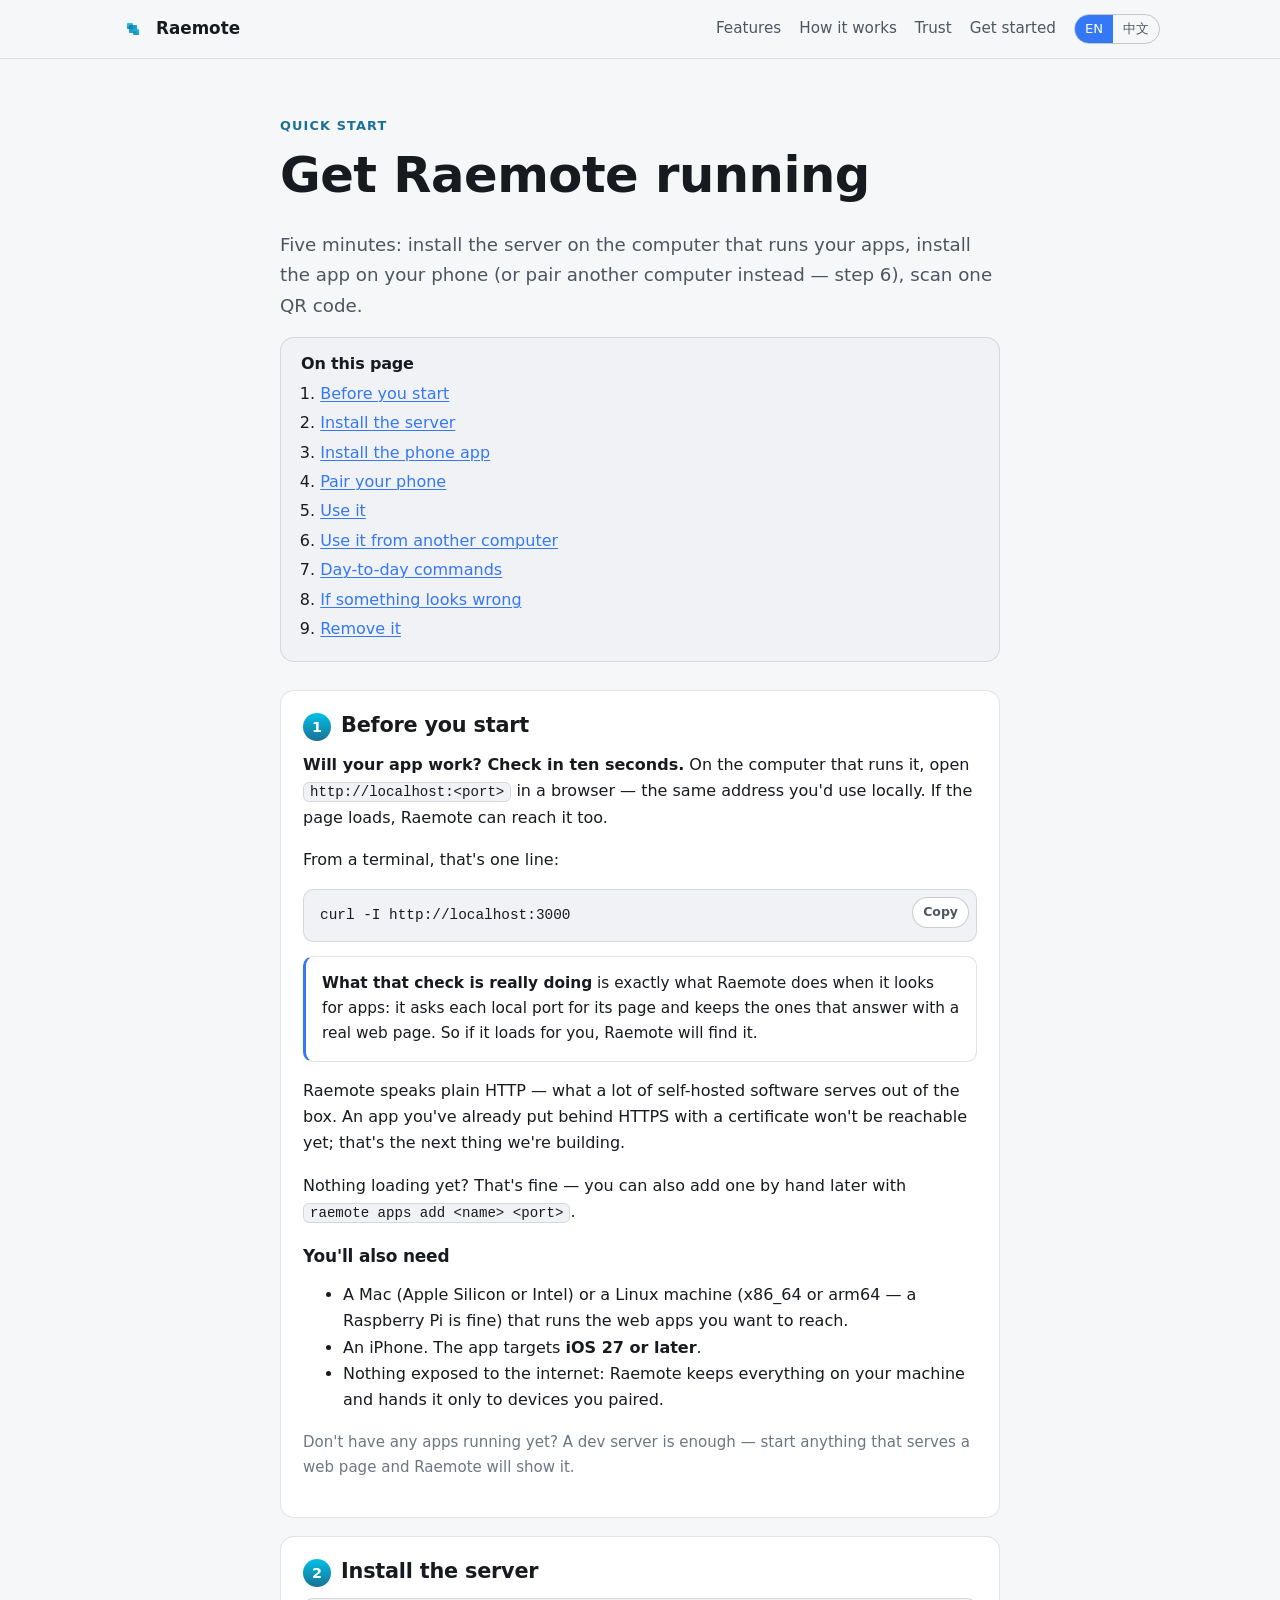
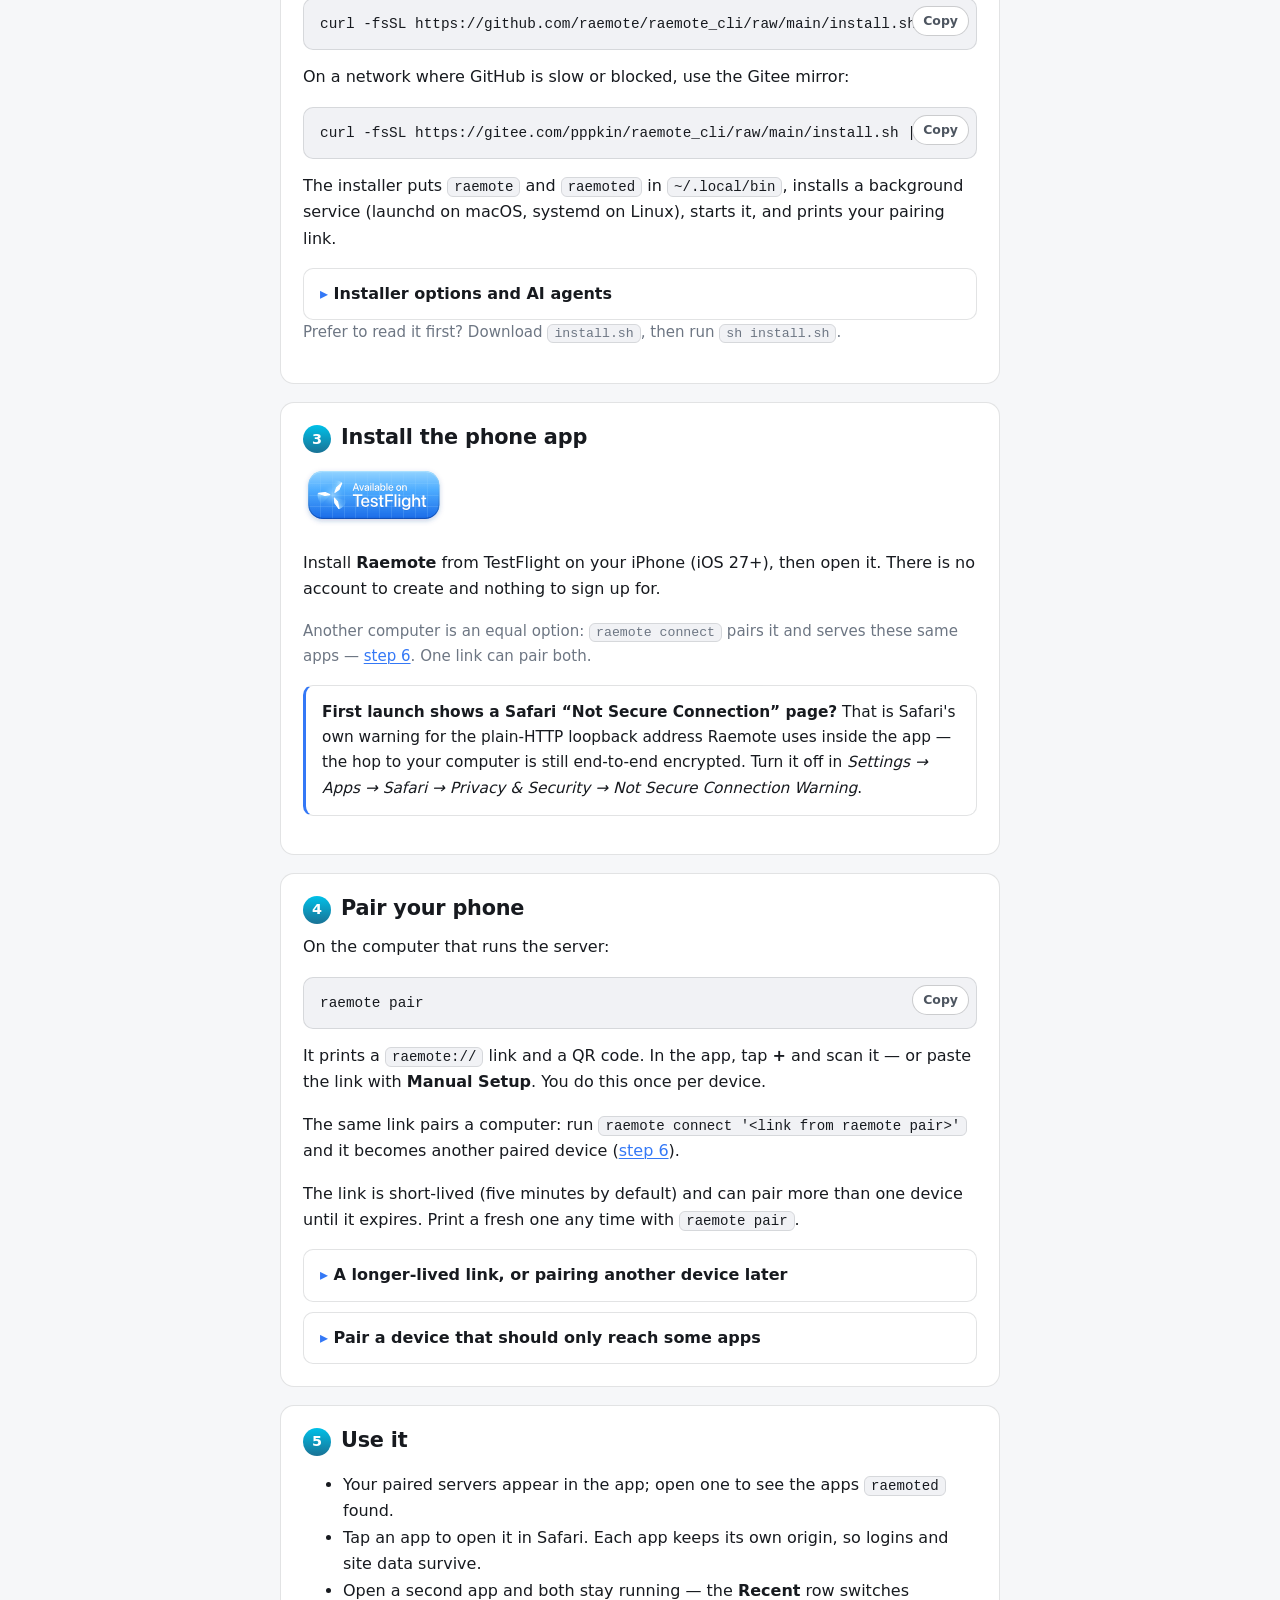
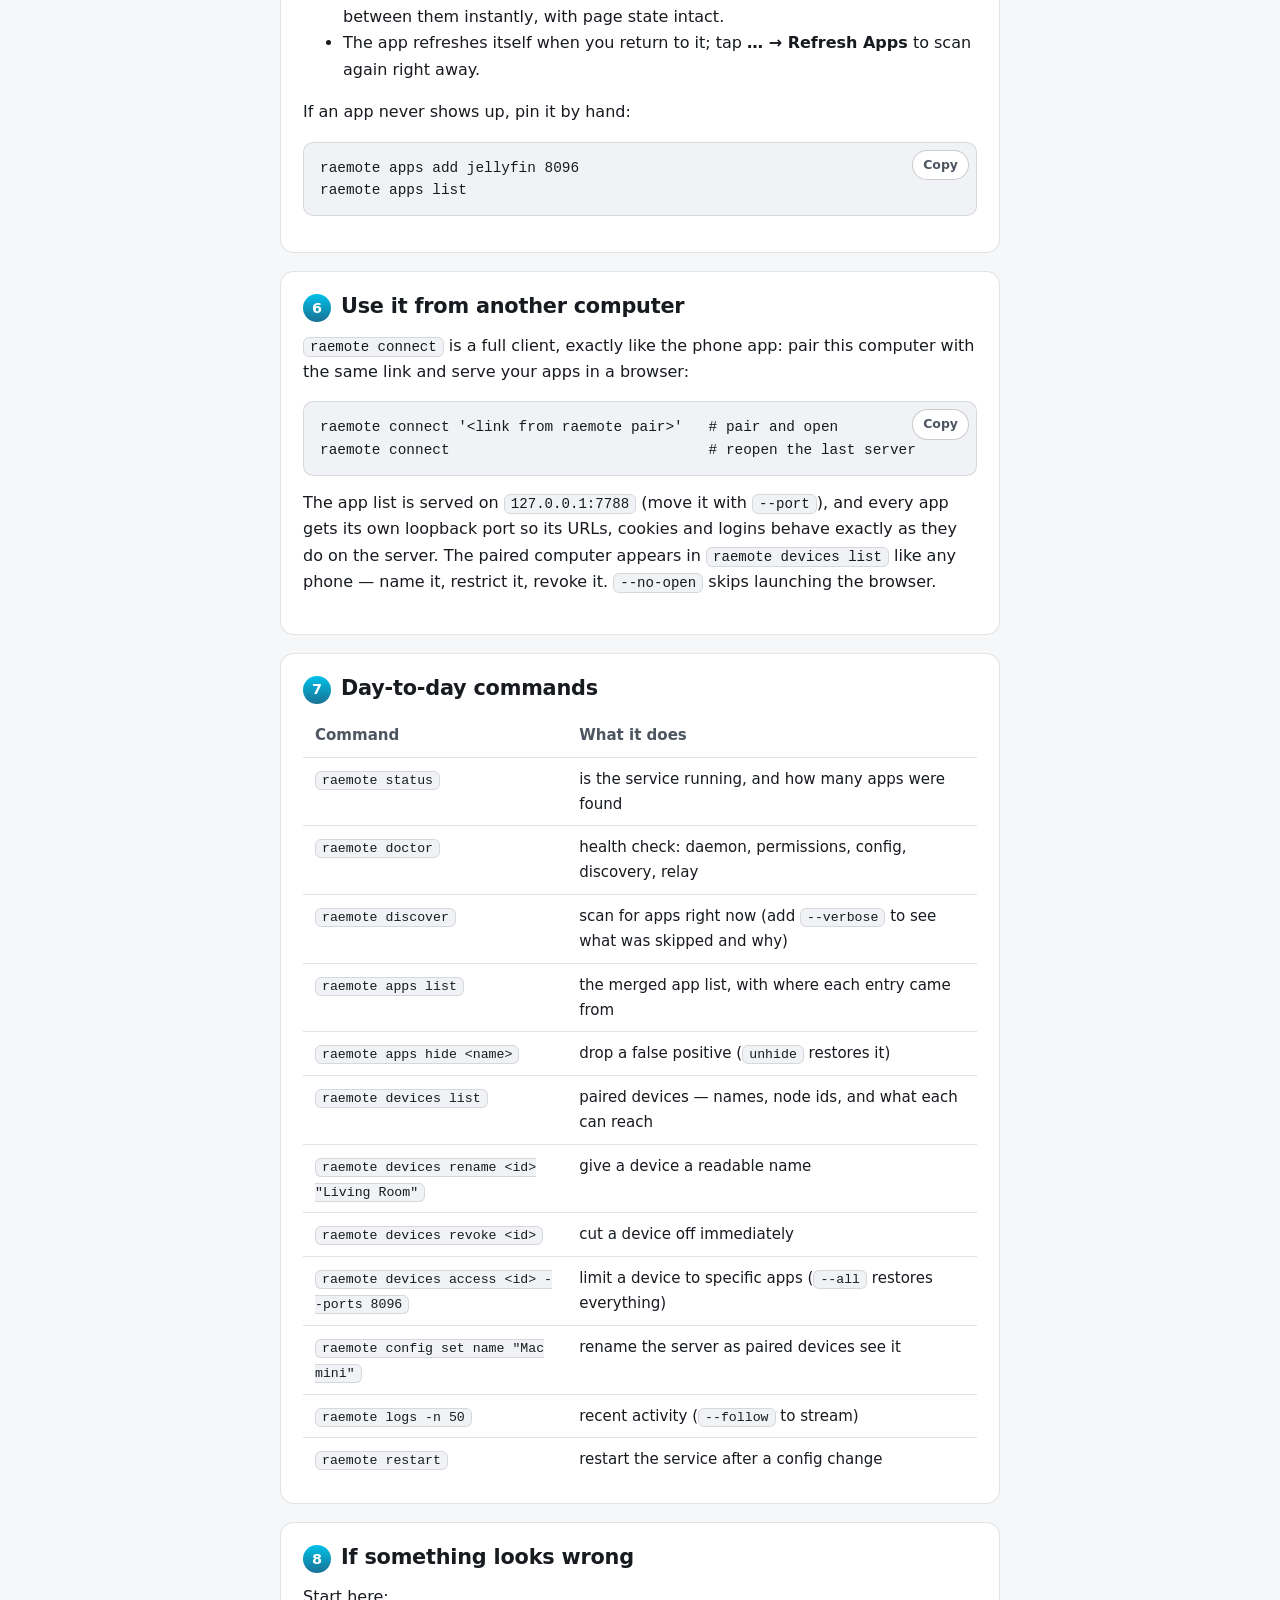
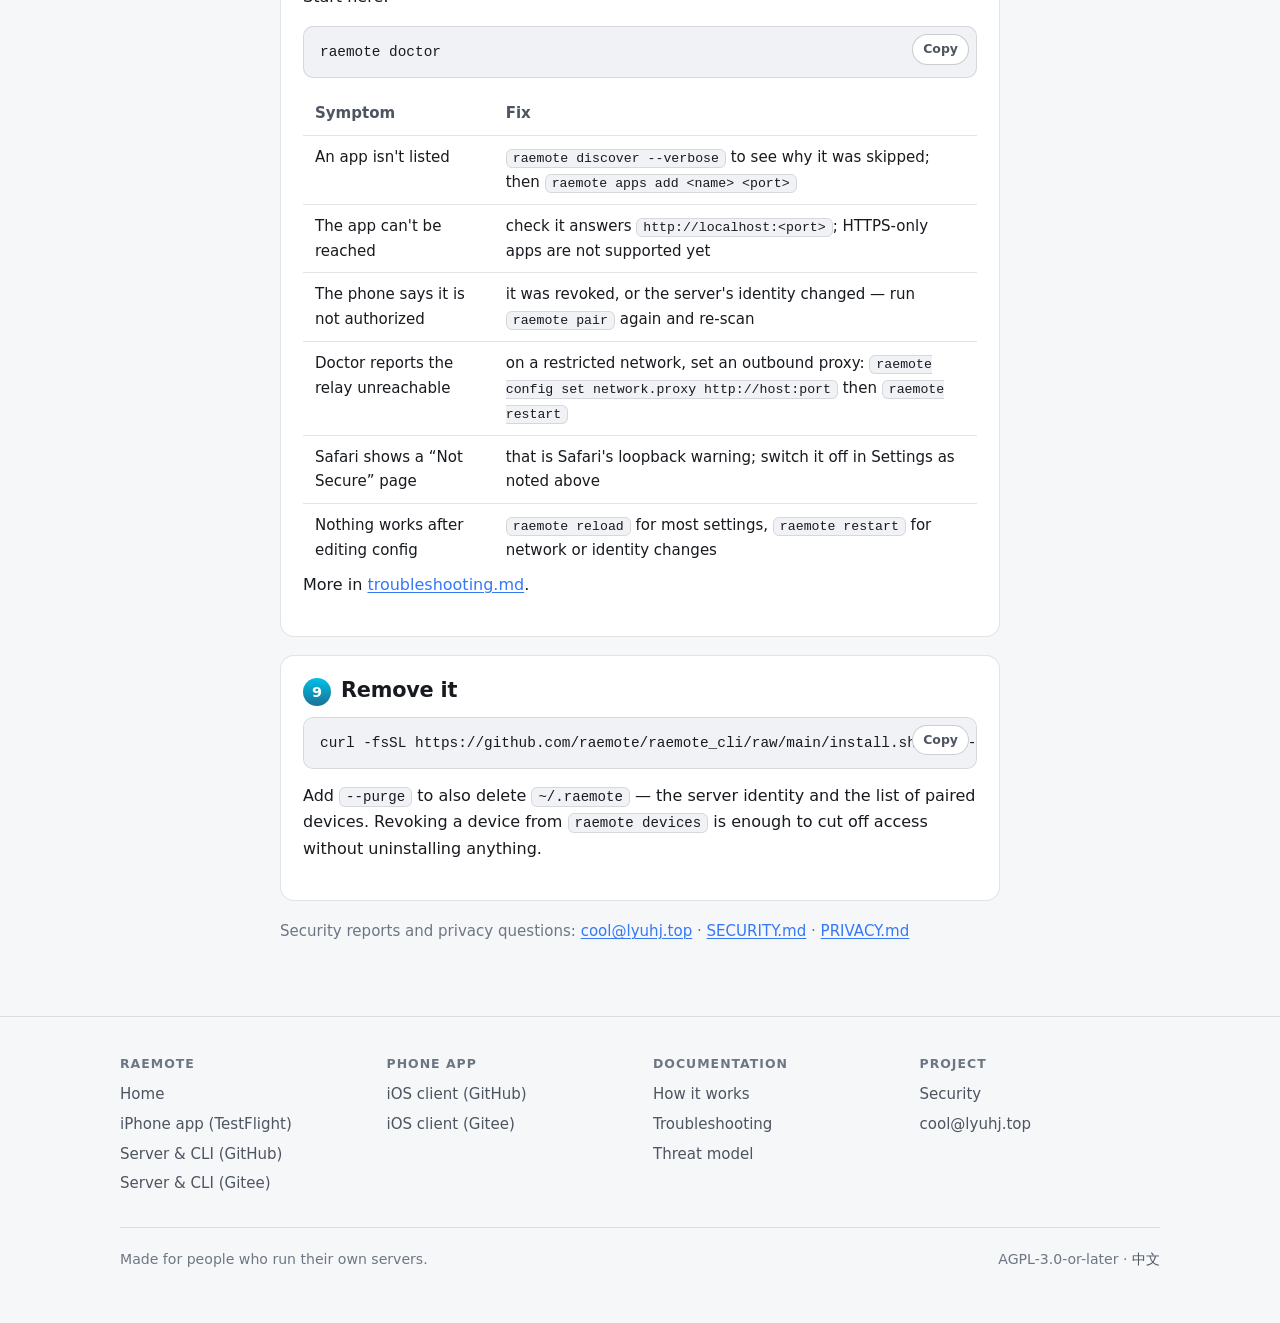
<file: get-started.html>
<!doctype html>
<html lang="en">
<head>
<meta charset="utf-8">
<meta name="viewport" content="width=device-width, initial-scale=1">
<title>Get started — Raemote</title>
<meta name="description" content="Install Raemote on your computer, install the iPhone app, pair the two with a QR code, and reach your self-hosted apps from your phone. Includes troubleshooting and day-to-day commands.">
<link rel="canonical" href="https://raemote.github.io/get-started.html">
<link rel="icon" href="assets/favicon.png" type="image/png">
<link rel="apple-touch-icon" href="assets/favicon.png">
<meta property="og:type" content="article">
<meta property="og:site_name" content="Raemote">
<meta property="og:title" content="Get started — Raemote">
<meta property="og:description" content="Install, scan, done. A five-minute setup guide for Raemote.">
<meta property="og:url" content="https://raemote.github.io/get-started.html">
<meta property="og:image" content="https://raemote.github.io/assets/og.png">
<meta name="theme-color" content="#197295" media="(prefers-color-scheme: light)">
<meta name="theme-color" content="#0e1116" media="(prefers-color-scheme: dark)">
<link rel="stylesheet" href="assets/site.css">
</head>
<body>
<a class="skip" href="#main">Skip to content</a>

<header class="site">
  <div class="bar wrap">
    <a class="brand" href="./"><img src="assets/logo.svg" alt="" width="26" height="26">Raemote</a>
    <nav class="links" aria-label="Main">
      <a class="wide" href="index.html#features">Features</a>
      <a class="wide" href="index.html#how">How it works</a>
      <a class="wide" href="index.html#trust">Trust</a>
      <a href="get-started.html" aria-current="page">Get started</a>
      <span class="lang">
        <a href="./" hreflang="en" aria-current="true">EN</a>
        <a href="zh/get-started.html" hreflang="zh">中文</a>
      </span>
    </nav>
  </div>
</header>

<main id="main">
  <section>
    <div class="wrap wrap-narrow">
      <p class="eyebrow">Quick start</p>
      <h1>Get Raemote running</h1>
      <p class="lede">Five minutes: install the server on the computer that runs your
        apps, install the app on your phone (or pair another computer instead — step 6),
        scan one QR code.</p>

      <div class="toc">
        <h2>On this page</h2>
        <ol>
          <li><a href="#before">Before you start</a></li>
          <li><a href="#install">Install the server</a></li>
          <li><a href="#app">Install the phone app</a></li>
          <li><a href="#pair">Pair your phone</a></li>
          <li><a href="#use">Use it</a></li>
          <li><a href="#laptop">Use it from another computer</a></li>
          <li><a href="#operate">Day-to-day commands</a></li>
          <li><a href="#trouble">If something looks wrong</a></li>
          <li><a href="#remove">Remove it</a></li>
        </ol>
      </div>

      <div class="step-block" id="before">
        <h2><span class="n">1</span> Before you start</h2>
        <p><strong>Will your app work? Check in ten seconds.</strong> On the computer that
          runs it, open <code>http://localhost:&lt;port&gt;</code> in a browser — the same
          address you'd use locally. If the page loads, Raemote can reach it too.</p>
        <p>From a terminal, that's one line:</p>
        <div class="copy">
          <button class="copybtn" type="button" data-copy hidden>Copy</button>
<pre><code>curl -I http://localhost:3000</code></pre>
        </div>
        <div class="note">
          <strong>What that check is really doing</strong> is exactly what Raemote does when
          it looks for apps: it asks each local port for its page and keeps the ones that
          answer with a real web page. So if it loads for you, Raemote will find it.
        </div>
        <p>Raemote speaks plain HTTP — what a lot of self-hosted software serves out of
          the box. An app you've already put behind HTTPS with a certificate won't be
          reachable yet; that's the next thing we're building.</p>
        <p>Nothing loading yet? That's fine — you can also add one by hand later with
          <code>raemote apps add &lt;name&gt; &lt;port&gt;</code>.</p>
        <h3 style="margin-top:20px">You'll also need</h3>
        <ul>
          <li>A Mac (Apple Silicon or Intel) or a Linux machine (x86_64 or arm64 —
            a Raspberry Pi is fine) that runs the web apps you want to reach.</li>
          <li>An iPhone. The app targets <strong>iOS&nbsp;27 or later</strong>.</li>
          <li>Nothing exposed to the internet: Raemote keeps everything on your
            machine and hands it only to devices you paired.</li>
        </ul>
        <p class="muted">Don't have any apps running yet? A dev server is enough — start
          anything that serves a web page and Raemote will show it.</p>
      </div>

      <div class="step-block" id="install">
        <h2><span class="n">2</span> Install the server</h2>
        <div class="copy">
          <button class="copybtn" type="button" data-copy hidden>Copy</button>
<pre><code>curl -fsSL https://github.com/raemote/raemote_cli/raw/main/install.sh | sh</code></pre>
        </div>
        <p>On a network where GitHub is slow or blocked, use the Gitee mirror:</p>
        <div class="copy">
          <button class="copybtn" type="button" data-copy hidden>Copy</button>
<pre><code>curl -fsSL https://gitee.com/pppkin/raemote_cli/raw/main/install.sh | sh</code></pre>
        </div>
        <p>The installer puts <code>raemote</code> and <code>raemoted</code> in
          <code>~/.local/bin</code>, installs a background service (launchd on macOS,
          systemd on Linux), starts it, and prints your pairing link.</p>
        <details>
          <summary>Installer options and AI agents</summary>
          <p>Useful flags: <code>--no-service</code>, <code>--bin-dir &lt;dir&gt;</code>,
            <code>--proxy &lt;url&gt;</code>, <code>--source gitee|github</code>,
            <code>--tag &lt;tag&gt;</code>, <code>--quiet</code>.</p>
          <p>For an AI agent or a script, <code>--json</code> writes one JSON object to
            stdout (including the node id and the pairing <code>uri</code>) and all
            progress to stderr, and exits non-zero on failure:</p>
<pre><code>curl -fsSL https://github.com/raemote/raemote_cli/raw/main/install.sh | sh -s -- --json</code></pre>
          <p>Full contract: <a href="https://github.com/raemote/raemote_cli/blob/main/docs/agent-install.md" rel="noopener">agent-install.md</a>.</p>
        </details>
        <p class="muted">Prefer to read it first? Download <code>install.sh</code>, then
          run <code>sh install.sh</code>.</p>
      </div>

      <div class="step-block" id="app">
        <h2><span class="n">3</span> Install the phone app</h2>
        <p><a class="btn badge" href="https://testflight.apple.com/join/3AQeWyUR" rel="noopener">
          <img src="assets/testflight_badge.svg" alt="Available on TestFlight" height="62">
        </a></p>
        <p>Install <strong>Raemote</strong> from TestFlight on your iPhone
          (iOS&nbsp;27+), then open it. There is no account to create and nothing to
          sign up for.</p>
        <p class="muted">Another computer is an equal option: <code>raemote connect</code>
          pairs it and serves these same apps — <a href="#laptop">step&nbsp;6</a>.
          One link can pair both.</p>
        <div class="note">
          <strong>First launch shows a Safari “Not Secure Connection” page?</strong>
          That is Safari's own warning for the plain-HTTP loopback address Raemote
          uses inside the app — the hop to your computer is still end-to-end
          encrypted. Turn it off in
          <em>Settings → Apps → Safari → Privacy &amp; Security → Not Secure Connection
          Warning</em>.
        </div>
      </div>

      <div class="step-block" id="pair">
        <h2><span class="n">4</span> Pair your phone</h2>
        <p>On the computer that runs the server:</p>
        <div class="copy">
          <button class="copybtn" type="button" data-copy hidden>Copy</button>
<pre><code>raemote pair</code></pre>
        </div>
        <p>It prints a <code>raemote://</code> link and a QR code. In the app, tap
          <strong>+</strong> and scan it — or paste the link with
          <strong>Manual Setup</strong>. You do this once per device.</p>
        <p>The same link pairs a computer: run
          <code>raemote connect '&lt;link from raemote pair&gt;'</code> and it becomes
          another paired device (<a href="#laptop">step&nbsp;6</a>).</p>
        <p>The link is short-lived (five minutes by default) and can pair more than one
          device until it expires. Print a fresh one any time with
          <code>raemote pair</code>.</p>
        <details>
          <summary>A longer-lived link, or pairing another device later</summary>
          <p>For a link that stays valid, pin a token and a long TTL in
            <code>~/.raemote/config.toml</code>:</p>
<pre><code>[bind]
token = "…64 hex characters…"
token_ttl_secs = 3153600000</code></pre>
          <p>then run <code>raemote pair</code> again. Treat that link as a secret:
            anyone holding it can pair. Or skip the server entirely — from an already
            paired device use <strong>… → Invite Device…</strong> in the app for a
            one-time code.</p>
        </details>
        <details>
          <summary>Pair a device that should only reach some apps</summary>
          <p>By default a pairing link grants every app the server can see. To share
            only some, list the ports:</p>
          <div class="copy">
            <button class="copybtn" type="button" data-copy hidden>Copy</button>
<pre><code>raemote pair --ports 8096,3000</code></pre>
          </div>
          <p>That device's app list shows only those apps, and opening anything else
            is refused. You can narrow or widen a paired device later — it takes
            effect immediately:</p>
          <div class="copy">
            <button class="copybtn" type="button" data-copy hidden>Copy</button>
<pre><code>raemote devices access &lt;id&gt; --ports 8096
raemote devices access &lt;id&gt; --all</code></pre>
          </div>
          <p>Invitations follow the same rule: a limited device sharing
            <strong>… → Invite Device…</strong> can pass on everything it has or a
            narrower selection — never more than its own grant. Access is per port,
            so two apps behind the same port are allowed or refused together.</p>
        </details>
      </div>

      <div class="step-block" id="use">
        <h2><span class="n">5</span> Use it</h2>
        <ul>
          <li>Your paired servers appear in the app; open one to see the apps
            <code>raemoted</code> found.</li>
          <li>Tap an app to open it in Safari. Each app keeps its own origin, so
            logins and site data survive.</li>
          <li>Open a second app and both stay running — the
            <strong>Recent</strong> row switches between them instantly, with page
            state intact.</li>
          <li>The app refreshes itself when you return to it; tap
            <strong>… → Refresh Apps</strong> to scan again right away.</li>
        </ul>
        <p>If an app never shows up, pin it by hand:</p>
        <div class="copy">
          <button class="copybtn" type="button" data-copy hidden>Copy</button>
<pre><code>raemote apps add jellyfin 8096
raemote apps list</code></pre>
        </div>
      </div>

      <div class="step-block" id="laptop">
        <h2><span class="n">6</span> Use it from another computer</h2>
        <p><code>raemote connect</code> is a full client, exactly like the phone app:
          pair this computer with the same link and serve your apps in a browser:</p>
        <div class="copy">
          <button class="copybtn" type="button" data-copy hidden>Copy</button>
<pre><code>raemote connect '&lt;link from raemote pair&gt;'   # pair and open
raemote connect                              # reopen the last server</code></pre>
        </div>
        <p>The app list is served on <code>127.0.0.1:7788</code> (move it with
          <code>--port</code>), and every app gets its own loopback port so its URLs,
          cookies and logins behave exactly as they do on the server. The paired
          computer appears in <code>raemote devices list</code> like any phone —
          name it, restrict it, revoke it. <code>--no-open</code> skips launching
          the browser.</p>
      </div>

      <div class="step-block" id="operate">
        <h2><span class="n">7</span> Day-to-day commands</h2>
        <div class="table-scroll">
          <table>
            <thead><tr><th>Command</th><th>What it does</th></tr></thead>
            <tbody>
              <tr><td><code>raemote status</code></td><td>is the service running, and how many apps were found</td></tr>
              <tr><td><code>raemote doctor</code></td><td>health check: daemon, permissions, config, discovery, relay</td></tr>
              <tr><td><code>raemote discover</code></td><td>scan for apps right now (add <code>--verbose</code> to see what was skipped and why)</td></tr>
              <tr><td><code>raemote apps list</code></td><td>the merged app list, with where each entry came from</td></tr>
              <tr><td><code>raemote apps hide &lt;name&gt;</code></td><td>drop a false positive (<code>unhide</code> restores it)</td></tr>
              <tr><td><code>raemote devices list</code></td><td>paired devices — names, node ids, and what each can reach</td></tr>
              <tr><td><code>raemote devices rename &lt;id&gt; "Living Room"</code></td><td>give a device a readable name</td></tr>
              <tr><td><code>raemote devices revoke &lt;id&gt;</code></td><td>cut a device off immediately</td></tr>
              <tr><td><code>raemote devices access &lt;id&gt; --ports 8096</code></td><td>limit a device to specific apps (<code>--all</code> restores everything)</td></tr>
              <tr><td><code>raemote config set name "Mac mini"</code></td><td>rename the server as paired devices see it</td></tr>
              <tr><td><code>raemote logs -n 50</code></td><td>recent activity (<code>--follow</code> to stream)</td></tr>
              <tr><td><code>raemote restart</code></td><td>restart the service after a config change</td></tr>
            </tbody>
          </table>
        </div>
      </div>

      <div class="step-block" id="trouble">
        <h2><span class="n">8</span> If something looks wrong</h2>
        <p>Start here:</p>
        <div class="copy">
          <button class="copybtn" type="button" data-copy hidden>Copy</button>
<pre><code>raemote doctor</code></pre>
        </div>
        <div class="table-scroll">
          <table>
            <thead><tr><th>Symptom</th><th>Fix</th></tr></thead>
            <tbody>
              <tr><td>An app isn't listed</td><td><code>raemote discover --verbose</code> to see why it was skipped; then <code>raemote apps add &lt;name&gt; &lt;port&gt;</code></td></tr>
              <tr><td>The app can't be reached</td><td>check it answers <code>http://localhost:&lt;port&gt;</code>; HTTPS-only apps are not supported yet</td></tr>
              <tr><td>The phone says it is not authorized</td><td>it was revoked, or the server's identity changed — run <code>raemote pair</code> again and re-scan</td></tr>
              <tr><td>Doctor reports the relay unreachable</td><td>on a restricted network, set an outbound proxy: <code>raemote config set network.proxy http://host:port</code> then <code>raemote restart</code></td></tr>
              <tr><td>Safari shows a “Not Secure” page</td><td>that is Safari's loopback warning; switch it off in Settings as noted above</td></tr>
              <tr><td>Nothing works after editing config</td><td><code>raemote reload</code> for most settings, <code>raemote restart</code> for network or identity changes</td></tr>
            </tbody>
          </table>
        </div>
        <p>More in
          <a href="https://github.com/raemote/raemote_cli/blob/main/docs/troubleshooting.md" rel="noopener">troubleshooting.md</a>.</p>
      </div>

      <div class="step-block" id="remove">
        <h2><span class="n">9</span> Remove it</h2>
        <div class="copy">
          <button class="copybtn" type="button" data-copy hidden>Copy</button>
<pre><code>curl -fsSL https://github.com/raemote/raemote_cli/raw/main/install.sh | sh -s -- --uninstall</code></pre>
        </div>
        <p>Add <code>--purge</code> to also delete <code>~/.raemote</code> — the server
          identity and the list of paired devices. Revoking a device from
          <code>raemote devices</code> is enough to cut off access without
          uninstalling anything.</p>
      </div>

      <p class="muted">Security reports and privacy questions:
        <a href="mailto:cool@lyuhj.top">cool@lyuhj.top</a> ·
        <a href="https://github.com/raemote/raemote_cli/blob/main/SECURITY.md" rel="noopener">SECURITY.md</a> ·
        <a href="https://github.com/raemote/raemote_cli/blob/main/PRIVACY.md" rel="noopener">PRIVACY.md</a></p>
    </div>
  </section>
</main>

<footer class="site">
  <div class="wrap">
    <div class="cols">
      <div>
        <h3>Raemote</h3>
        <ul>
          <li><a href="index.html">Home</a></li>
          <li><a href="https://testflight.apple.com/join/3AQeWyUR" rel="noopener">iPhone app (TestFlight)</a></li>
          <li><a href="https://github.com/raemote/raemote_cli" rel="noopener">Server &amp; CLI (GitHub)</a></li>
          <li><a href="https://gitee.com/pppkin/raemote_cli" rel="noopener">Server &amp; CLI (Gitee)</a></li>
        </ul>
      </div>
      <div>
        <h3>Phone app</h3>
        <ul>
          <li><a href="https://github.com/raemote/raemote_connector_ios" rel="noopener">iOS client (GitHub)</a></li>
          <li><a href="https://gitee.com/pppkin/raemote_connector_ios" rel="noopener">iOS client (Gitee)</a></li>
        </ul>
      </div>
      <div>
        <h3>Documentation</h3>
        <ul>
          <li><a href="https://github.com/raemote/raemote_cli/blob/main/docs/how-it-works.md" rel="noopener">How it works</a></li>
          <li><a href="https://github.com/raemote/raemote_cli/blob/main/docs/troubleshooting.md" rel="noopener">Troubleshooting</a></li>
          <li><a href="https://github.com/raemote/raemote_cli/blob/main/docs/threat-model.md" rel="noopener">Threat model</a></li>
        </ul>
      </div>
      <div>
        <h3>Project</h3>
        <ul>
          <li><a href="https://github.com/raemote/raemote_cli/blob/main/SECURITY.md" rel="noopener">Security</a></li>
          <li><a href="mailto:cool@lyuhj.top">cool@lyuhj.top</a></li>
        </ul>
      </div>
    </div>
    <div class="base">
      <span>Made for people who run their own servers.</span>
      <span>AGPL-3.0-or-later · <a href="zh/get-started.html">中文</a></span>
    </div>
  </div>
</footer>

<script>
document.querySelectorAll('[data-copy]').forEach(function (btn) {
  btn.hidden = false;
  btn.addEventListener('click', function () {
    var code = btn.closest('.copy').querySelector('code');
    navigator.clipboard.writeText(code.textContent).then(function () {
      var was = btn.textContent;
      btn.textContent = 'Copied';
      setTimeout(function () { btn.textContent = was; }, 1400);
    });
  });
});
</script>
</body>
</html>
</file>
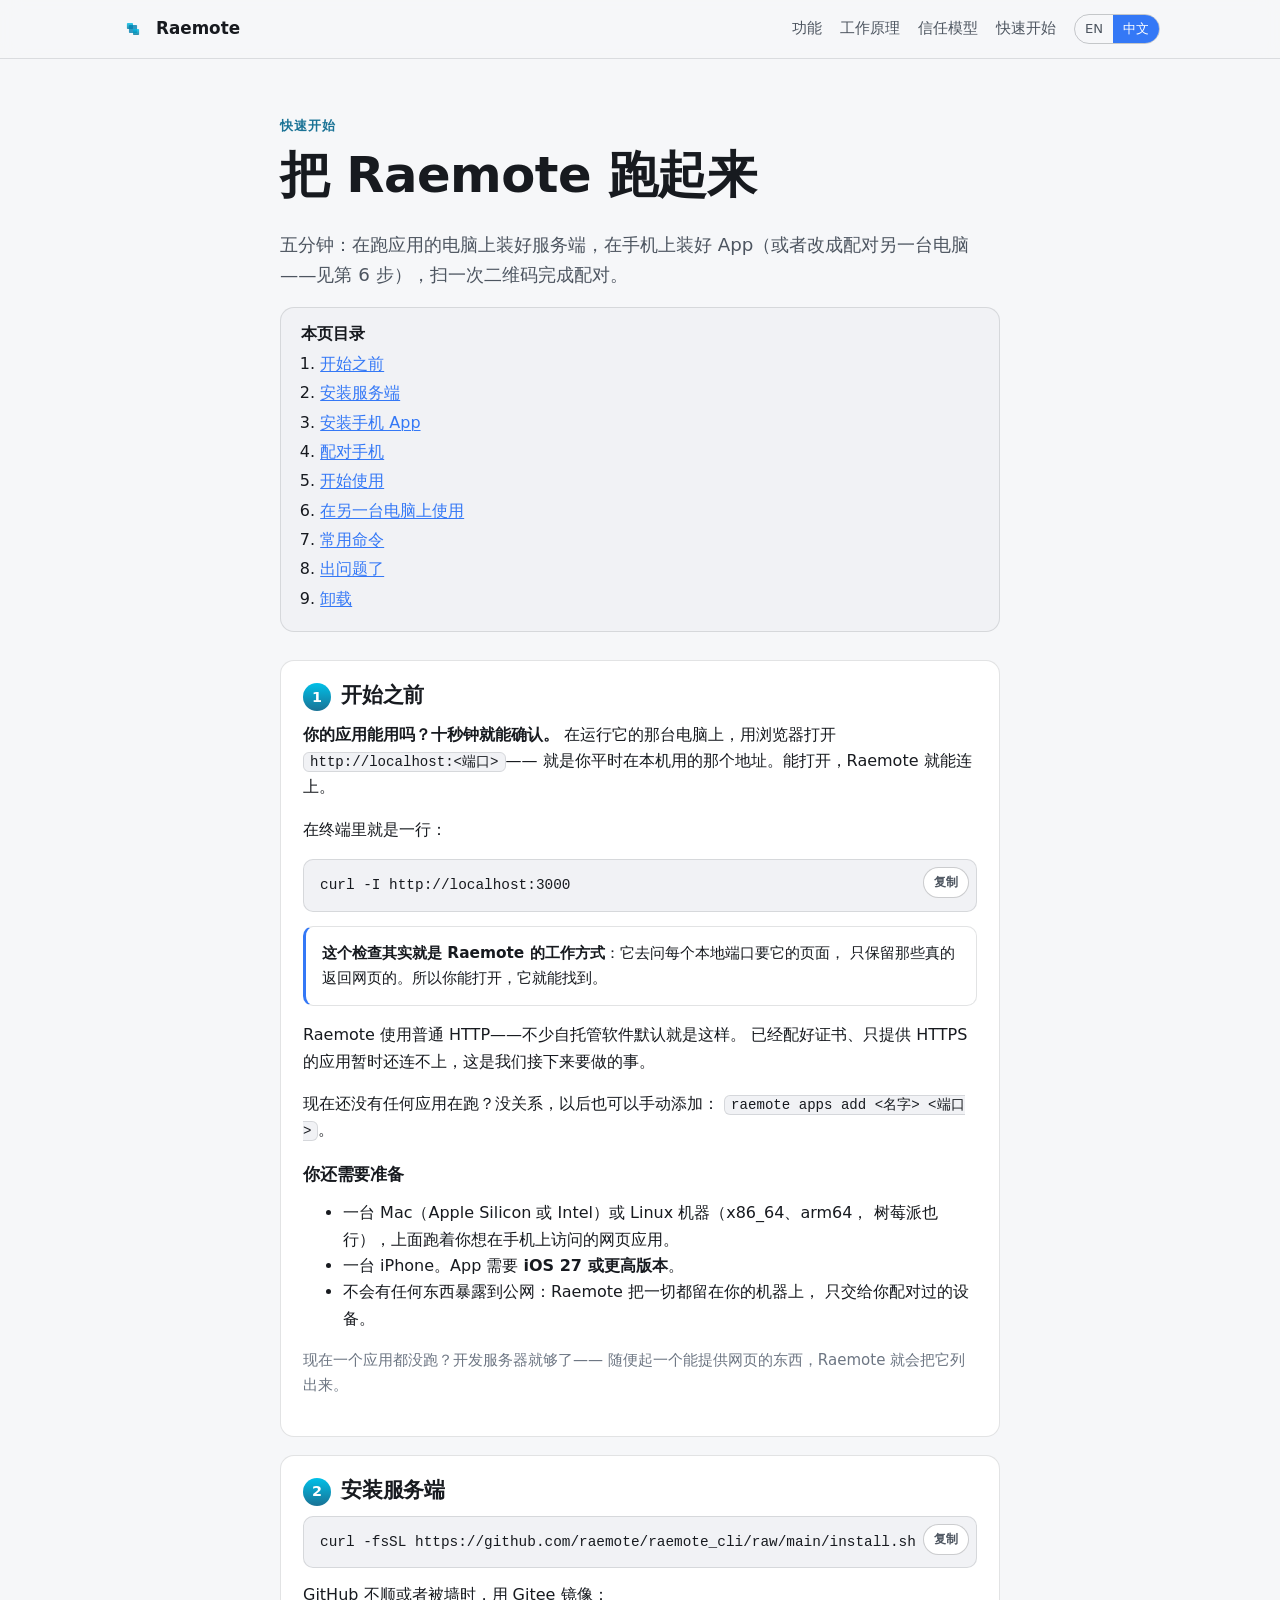
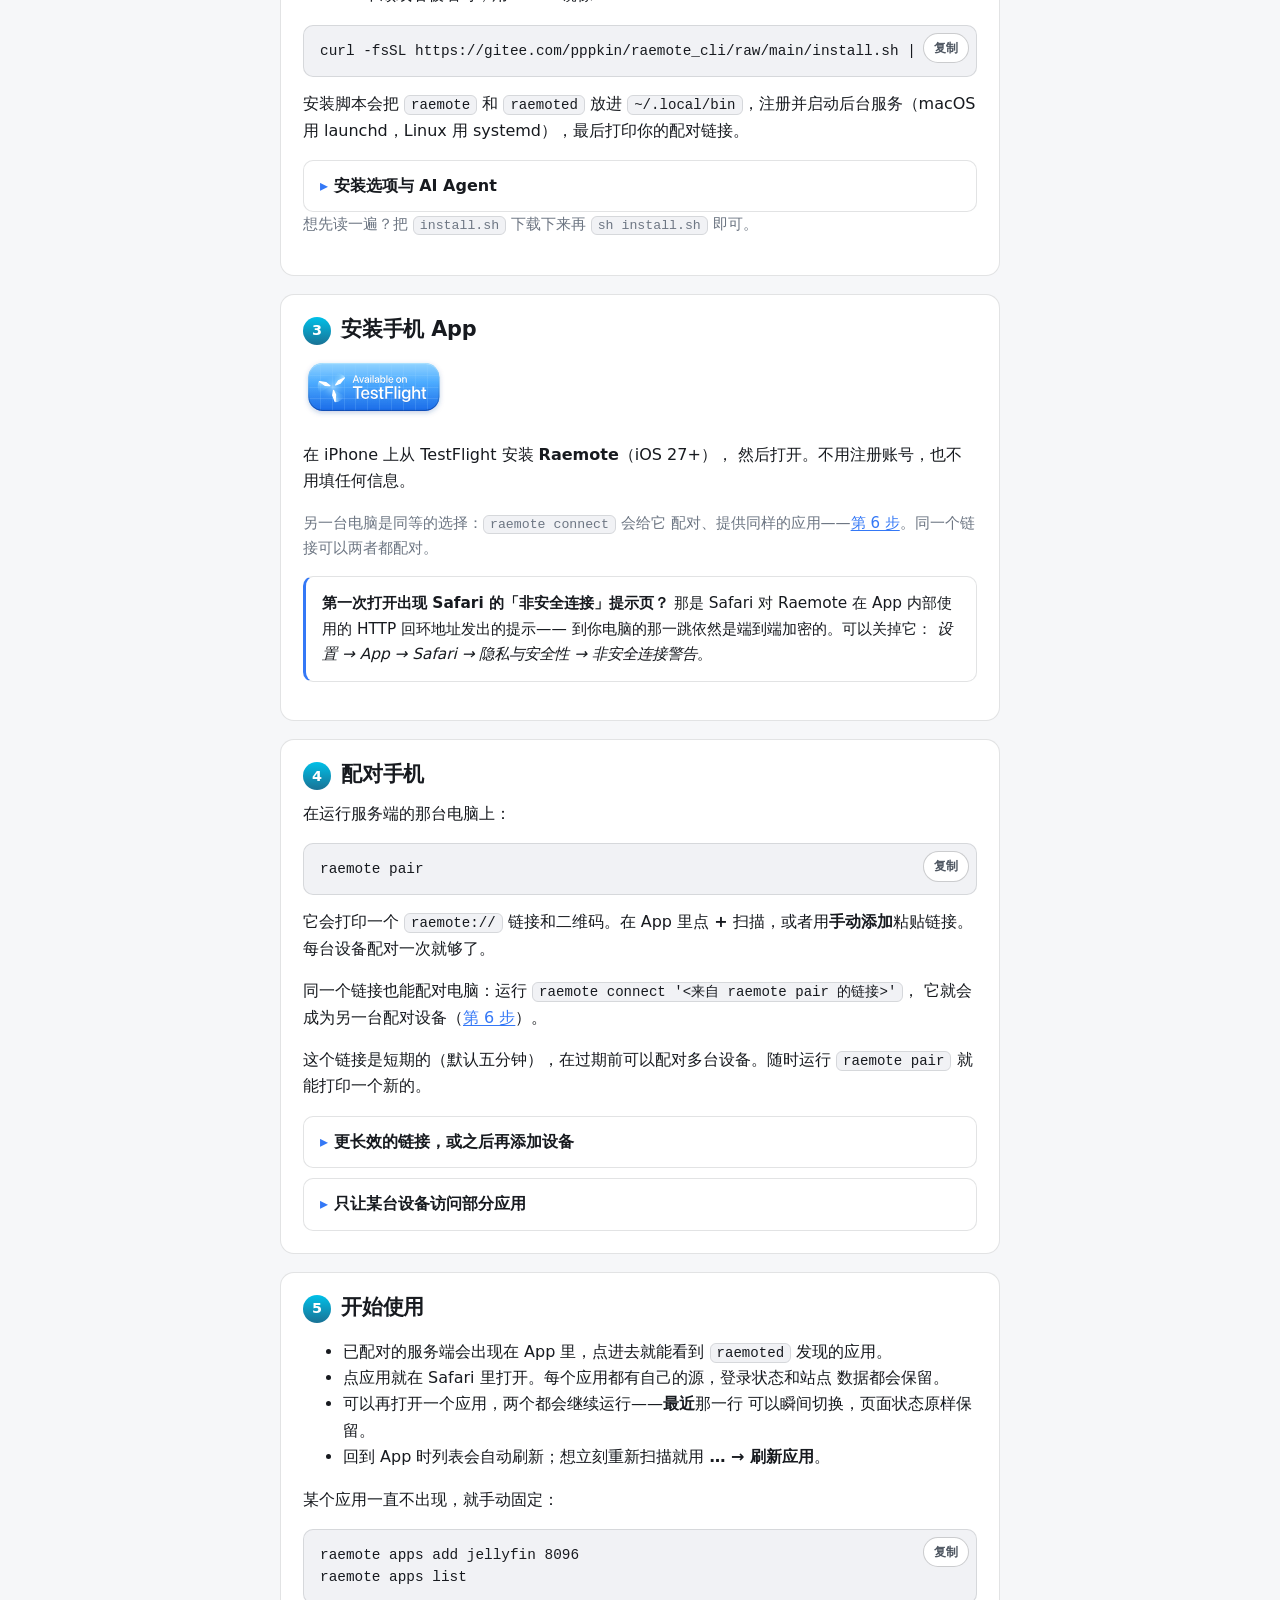
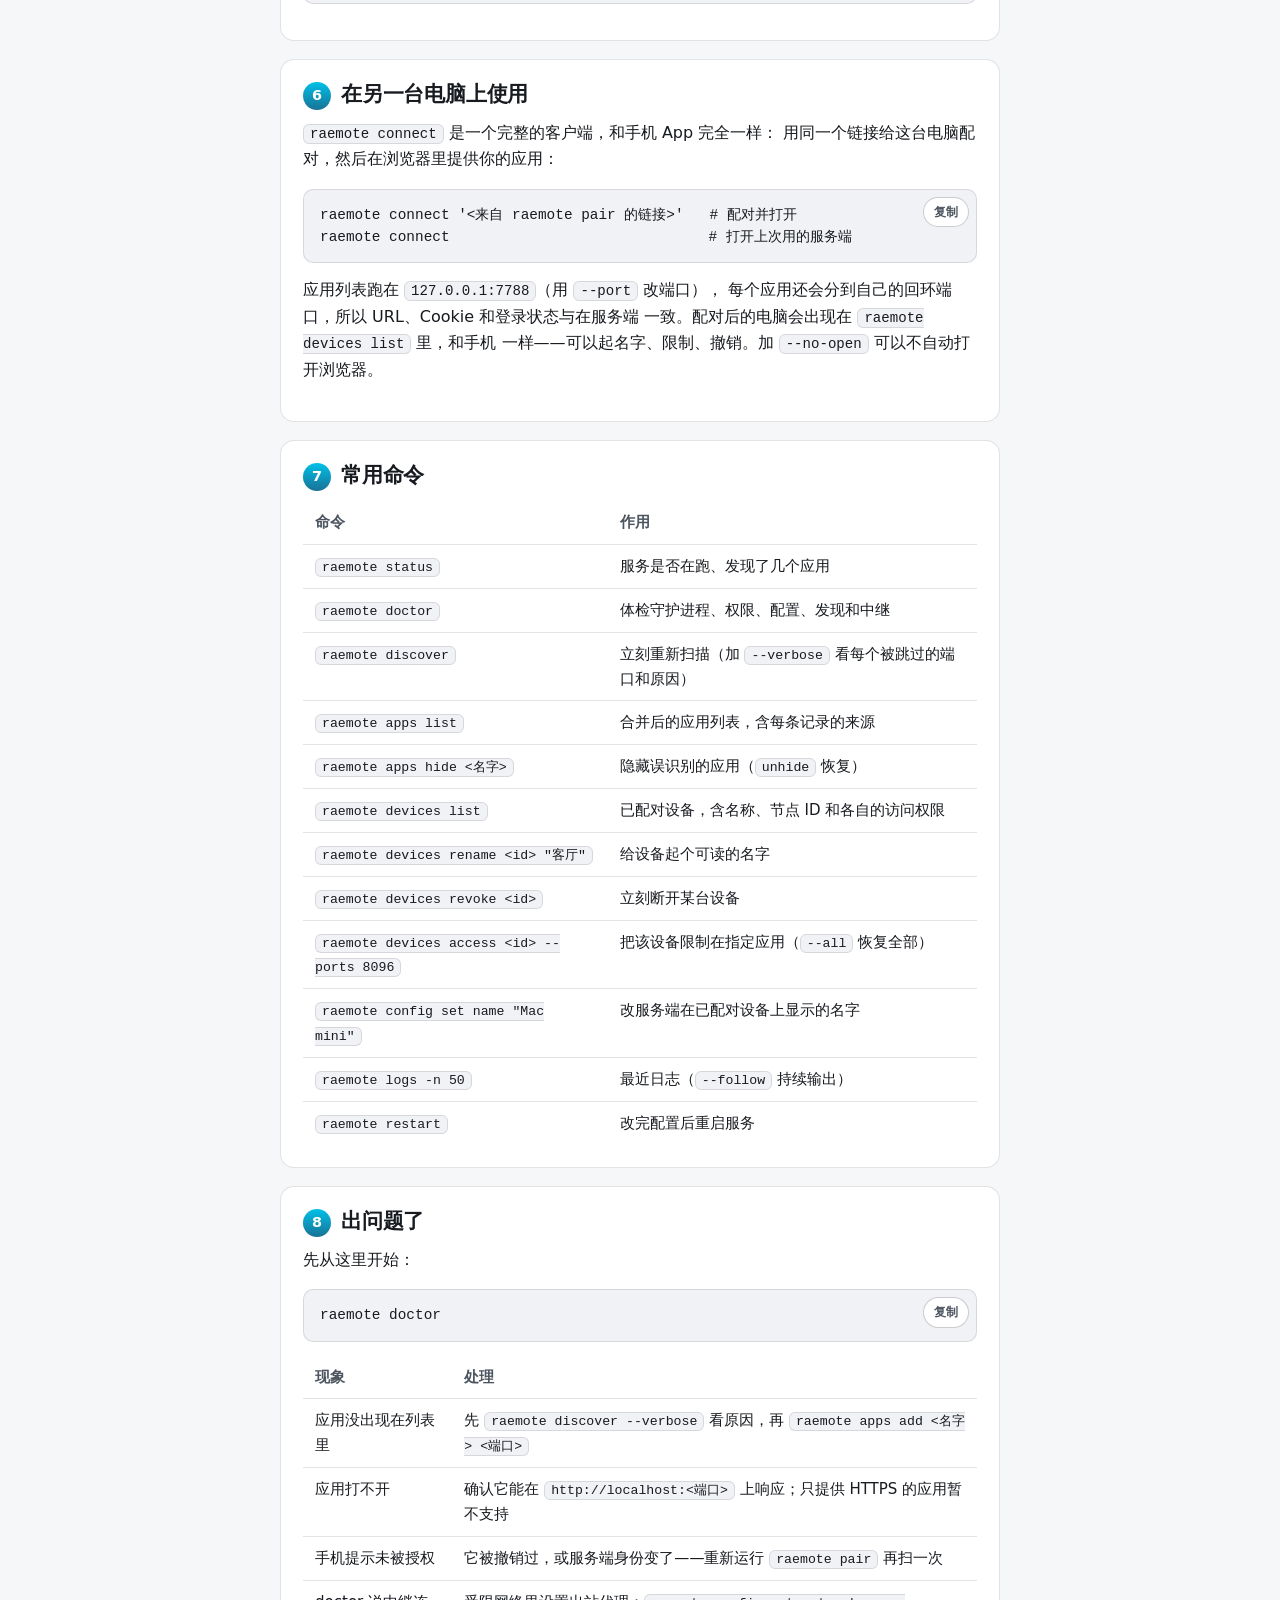
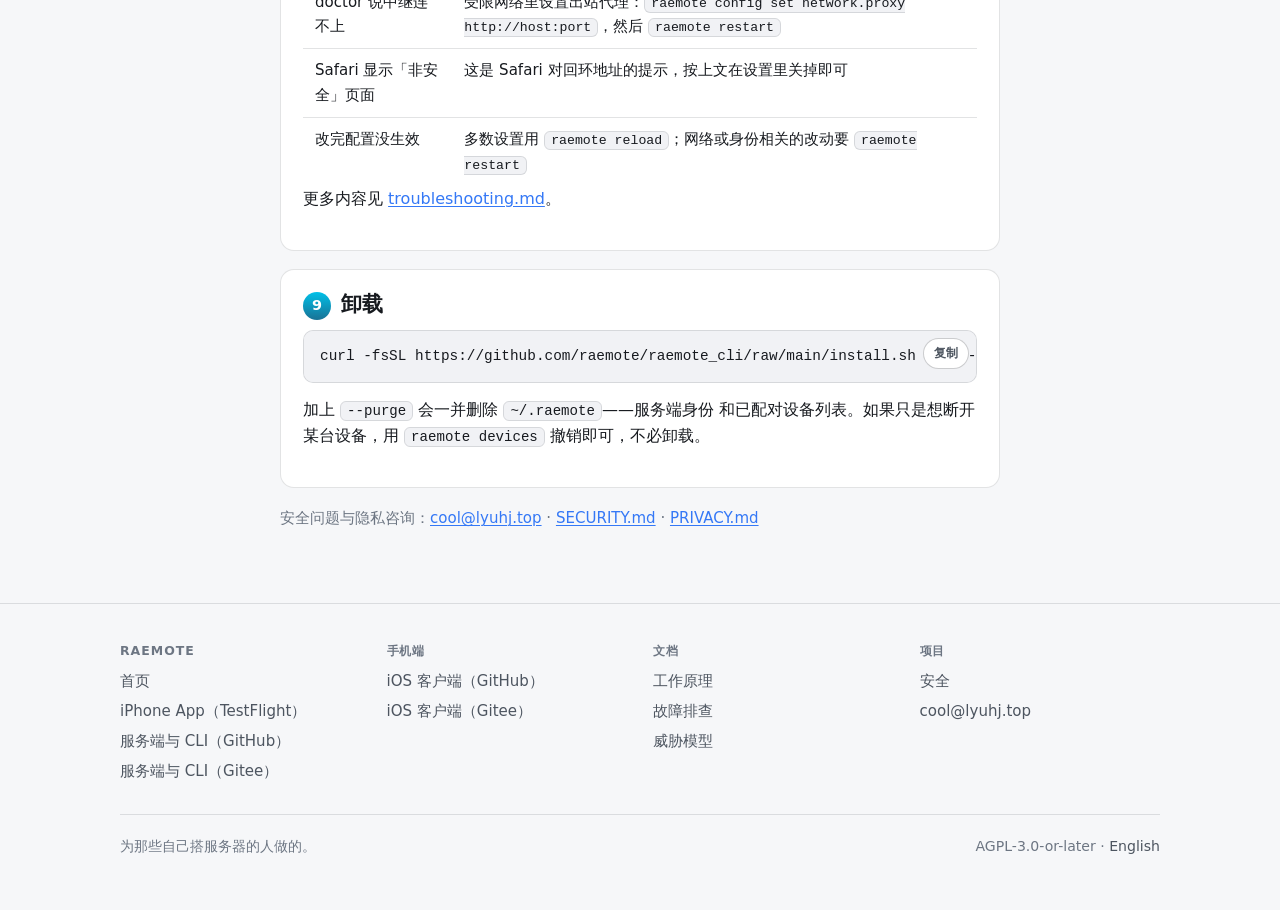
<file: zh/get-started.html>
<!doctype html>
<html lang="zh-Hans">
<head>
<meta charset="utf-8">
<meta name="viewport" content="width=device-width, initial-scale=1">
<title>快速开始 — Raemote</title>
<meta name="description" content="在跑应用的电脑上安装 Raemote，在手机上安装 App，扫一次二维码完成配对，从此在手机上访问自托管应用。附常用命令与故障排查。">
<link rel="canonical" href="https://raemote.github.io/zh/get-started.html">
<link rel="icon" href="../assets/favicon.png" type="image/png">
<link rel="apple-touch-icon" href="../assets/favicon.png">
<meta property="og:type" content="article">
<meta property="og:site_name" content="Raemote">
<meta property="og:title" content="快速开始 — Raemote">
<meta property="og:description" content="装一次、扫一次码，五分钟跑起来。">
<meta property="og:url" content="https://raemote.github.io/zh/get-started.html">
<meta property="og:image" content="https://raemote.github.io/assets/og.png">
<meta name="theme-color" content="#197295" media="(prefers-color-scheme: light)">
<meta name="theme-color" content="#0e1116" media="(prefers-color-scheme: dark)">
<link rel="stylesheet" href="../assets/site.css">
</head>
<body>
<a class="skip" href="#main">跳到正文</a>

<header class="site">
  <div class="bar wrap">
    <a class="brand" href="./"><img src="../assets/logo.svg" alt="" width="26" height="26">Raemote</a>
    <nav class="links" aria-label="主导航">
      <a class="wide" href="index.html#features">功能</a>
      <a class="wide" href="index.html#how">工作原理</a>
      <a class="wide" href="index.html#trust">信任模型</a>
      <a href="get-started.html" aria-current="page">快速开始</a>
      <span class="lang">
        <a href="../get-started.html" hreflang="en">EN</a>
        <a href="./" aria-current="true" hreflang="zh">中文</a>
      </span>
    </nav>
  </div>
</header>

<main id="main">
  <section>
    <div class="wrap wrap-narrow">
      <p class="eyebrow">快速开始</p>
      <h1>把 Raemote 跑起来</h1>
      <p class="lede">五分钟：在跑应用的电脑上装好服务端，在手机上装好 App（或者改成配对另一台电脑——见第 6 步），扫一次二维码完成配对。</p>

      <div class="toc">
        <h2>本页目录</h2>
        <ol>
          <li><a href="#before">开始之前</a></li>
          <li><a href="#install">安装服务端</a></li>
          <li><a href="#app">安装手机 App</a></li>
          <li><a href="#pair">配对手机</a></li>
          <li><a href="#use">开始使用</a></li>
          <li><a href="#laptop">在另一台电脑上使用</a></li>
          <li><a href="#operate">常用命令</a></li>
          <li><a href="#trouble">出问题了</a></li>
          <li><a href="#remove">卸载</a></li>
        </ol>
      </div>

      <div class="step-block" id="before">
        <h2><span class="n">1</span> 开始之前</h2>
        <p><strong>你的应用能用吗？十秒钟就能确认。</strong>
          在运行它的那台电脑上，用浏览器打开 <code>http://localhost:&lt;端口&gt;</code>——
          就是你平时在本机用的那个地址。能打开，Raemote 就能连上。</p>
        <p>在终端里就是一行：</p>
        <div class="copy">
          <button class="copybtn" type="button" data-copy hidden>复制</button>
<pre><code>curl -I http://localhost:3000</code></pre>
        </div>
        <div class="note">
          <strong>这个检查其实就是 Raemote 的工作方式</strong>：它去问每个本地端口要它的页面，
          只保留那些真的返回网页的。所以你能打开，它就能找到。
        </div>
        <p>Raemote 使用普通 HTTP——不少自托管软件默认就是这样。
          已经配好证书、只提供 HTTPS 的应用暂时还连不上，这是我们接下来要做的事。</p>
        <p>现在还没有任何应用在跑？没关系，以后也可以手动添加：
          <code>raemote apps add &lt;名字&gt; &lt;端口&gt;</code>。</p>
        <h3 style="margin-top:20px">你还需要准备</h3>
        <ul>
          <li>一台 Mac（Apple Silicon 或 Intel）或 Linux 机器（x86_64、arm64，
            树莓派也行），上面跑着你想在手机上访问的网页应用。</li>
          <li>一台 iPhone。App 需要 <strong>iOS&nbsp;27 或更高版本</strong>。</li>
          <li>不会有任何东西暴露到公网：Raemote 把一切都留在你的机器上，
            只交给你配对过的设备。</li>
        </ul>
        <p class="muted">现在一个应用都没跑？开发服务器就够了——
          随便起一个能提供网页的东西，Raemote 就会把它列出来。</p>
      </div>

      <div class="step-block" id="install">
        <h2><span class="n">2</span> 安装服务端</h2>
        <div class="copy">
          <button class="copybtn" type="button" data-copy hidden>复制</button>
<pre><code>curl -fsSL https://github.com/raemote/raemote_cli/raw/main/install.sh | sh</code></pre>
        </div>
        <p>GitHub 不顺或者被墙时，用 Gitee 镜像：</p>
        <div class="copy">
          <button class="copybtn" type="button" data-copy hidden>复制</button>
<pre><code>curl -fsSL https://gitee.com/pppkin/raemote_cli/raw/main/install.sh | sh</code></pre>
        </div>
        <p>安装脚本会把 <code>raemote</code> 和 <code>raemoted</code> 放进
          <code>~/.local/bin</code>，注册并启动后台服务（macOS 用 launchd，Linux
          用 systemd），最后打印你的配对链接。</p>
        <details>
          <summary>安装选项与 AI Agent</summary>
          <p>常用参数：<code>--no-service</code>、<code>--bin-dir &lt;目录&gt;</code>、
            <code>--proxy &lt;url&gt;</code>、<code>--source gitee|github</code>、
            <code>--tag &lt;版本&gt;</code>、<code>--quiet</code>。</p>
          <p>给 AI Agent 或脚本用时，加 <code>--json</code>：标准输出只有一个 JSON
            对象（含节点 ID 和配对用的 <code>uri</code>），过程信息走标准错误，
            失败时退出码非零：</p>
<pre><code>curl -fsSL https://github.com/raemote/raemote_cli/raw/main/install.sh | sh -s -- --json</code></pre>
          <p>完整约定见
            <a href="https://github.com/raemote/raemote_cli/blob/main/docs/agent-install.md" rel="noopener">agent-install.md</a>。</p>
        </details>
        <p class="muted">想先读一遍？把 <code>install.sh</code> 下载下来再
          <code>sh install.sh</code> 即可。</p>
      </div>

      <div class="step-block" id="app">
        <h2><span class="n">3</span> 安装手机 App</h2>
        <p><a class="btn badge" href="https://testflight.apple.com/join/3AQeWyUR" rel="noopener">
          <img src="../assets/testflight_badge.svg" alt="可通过 TestFlight 获取" height="62">
        </a></p>
        <p>在 iPhone 上从 TestFlight 安装 <strong>Raemote</strong>（iOS&nbsp;27+），
          然后打开。不用注册账号，也不用填任何信息。</p>
        <p class="muted">另一台电脑是同等的选择：<code>raemote connect</code> 会给它
          配对、提供同样的应用——<a href="#laptop">第 6 步</a>。同一个链接可以两者都配对。</p>
        <div class="note">
          <strong>第一次打开出现 Safari 的「非安全连接」提示页？</strong>
          那是 Safari 对 Raemote 在 App 内部使用的 HTTP 回环地址发出的提示——
          到你电脑的那一跳依然是端到端加密的。可以关掉它：
          <em>设置 → App → Safari → 隐私与安全性 → 非安全连接警告</em>。
        </div>
      </div>

      <div class="step-block" id="pair">
        <h2><span class="n">4</span> 配对手机</h2>
        <p>在运行服务端的那台电脑上：</p>
        <div class="copy">
          <button class="copybtn" type="button" data-copy hidden>复制</button>
<pre><code>raemote pair</code></pre>
        </div>
        <p>它会打印一个 <code>raemote://</code> 链接和二维码。在 App 里点
          <strong>+</strong> 扫描，或者用<strong>手动添加</strong>粘贴链接。
          每台设备配对一次就够了。</p>
        <p>同一个链接也能配对电脑：运行
          <code>raemote connect '&lt;来自 raemote pair 的链接&gt;'</code>，
          它就会成为另一台配对设备（<a href="#laptop">第 6 步</a>）。</p>
        <p>这个链接是短期的（默认五分钟），在过期前可以配对多台设备。随时运行
          <code>raemote pair</code> 就能打印一个新的。</p>
        <details>
          <summary>更长效的链接，或之后再添加设备</summary>
          <p>如果需要一个长期有效的链接，在 <code>~/.raemote/config.toml</code>
            里固定 token 和较长的有效期：</p>
<pre><code>[bind]
token = "…64 位十六进制…"
token_ttl_secs = 3153600000</code></pre>
          <p>然后再运行一次 <code>raemote pair</code>。请把这个链接当作密钥保管：
            拿到它的人就能配对。也可以完全绕开服务端——在已配对的设备上用
            <strong>… → 邀请设备…</strong> 生成一次性邀请码。</p>
        </details>
        <details>
          <summary>只让某台设备访问部分应用</summary>
          <p>默认情况下，配对链接授予服务端能看到的全部应用。只想给一部分时，把端口列出来：</p>
          <div class="copy">
            <button class="copybtn" type="button" data-copy hidden>复制</button>
<pre><code>raemote pair --ports 8096,3000</code></pre>
          </div>
          <p>这台设备的应用列表里只会出现这些应用，打开别的会被拒绝。之后也可以收紧
            或放宽某台已配对设备的权限，改动立即生效：</p>
          <div class="copy">
            <button class="copybtn" type="button" data-copy hidden>复制</button>
<pre><code>raemote devices access &lt;id&gt; --ports 8096
raemote devices access &lt;id&gt; --all</code></pre>
          </div>
          <p>邀请遵守同样的规则：权限受限的设备用 <strong>… → 邀请设备…</strong>
            时，可以交出它拥有的全部权限，或者更小的一部分——绝不会超出它自己的范围。
            权限按端口划分，所以同一个端口后面的应用总是同进同退。</p>
        </details>
      </div>

      <div class="step-block" id="use">
        <h2><span class="n">5</span> 开始使用</h2>
        <ul>
          <li>已配对的服务端会出现在 App 里，点进去就能看到 <code>raemoted</code>
            发现的应用。</li>
          <li>点应用就在 Safari 里打开。每个应用都有自己的源，登录状态和站点
            数据都会保留。</li>
          <li>可以再打开一个应用，两个都会继续运行——<strong>最近</strong>那一行
            可以瞬间切换，页面状态原样保留。</li>
          <li>回到 App 时列表会自动刷新；想立刻重新扫描就用
            <strong>… → 刷新应用</strong>。</li>
        </ul>
        <p>某个应用一直不出现，就手动固定：</p>
        <div class="copy">
          <button class="copybtn" type="button" data-copy hidden>复制</button>
<pre><code>raemote apps add jellyfin 8096
raemote apps list</code></pre>
        </div>
      </div>

      <div class="step-block" id="laptop">
        <h2><span class="n">6</span> 在另一台电脑上使用</h2>
        <p><code>raemote connect</code> 是一个完整的客户端，和手机 App 完全一样：
          用同一个链接给这台电脑配对，然后在浏览器里提供你的应用：</p>
        <div class="copy">
          <button class="copybtn" type="button" data-copy hidden>复制</button>
<pre><code>raemote connect '&lt;来自 raemote pair 的链接&gt;'   # 配对并打开
raemote connect                              # 打开上次用的服务端</code></pre>
        </div>
        <p>应用列表跑在 <code>127.0.0.1:7788</code>（用 <code>--port</code> 改端口），
          每个应用还会分到自己的回环端口，所以 URL、Cookie 和登录状态与在服务端
          一致。配对后的电脑会出现在 <code>raemote devices list</code> 里，和手机
          一样——可以起名字、限制、撤销。加 <code>--no-open</code> 可以不自动打开浏览器。</p>
      </div>

      <div class="step-block" id="operate">
        <h2><span class="n">7</span> 常用命令</h2>
        <div class="table-scroll">
          <table>
            <thead><tr><th>命令</th><th>作用</th></tr></thead>
            <tbody>
              <tr><td><code>raemote status</code></td><td>服务是否在跑、发现了几个应用</td></tr>
              <tr><td><code>raemote doctor</code></td><td>体检守护进程、权限、配置、发现和中继</td></tr>
              <tr><td><code>raemote discover</code></td><td>立刻重新扫描（加 <code>--verbose</code> 看每个被跳过的端口和原因）</td></tr>
              <tr><td><code>raemote apps list</code></td><td>合并后的应用列表，含每条记录的来源</td></tr>
              <tr><td><code>raemote apps hide &lt;名字&gt;</code></td><td>隐藏误识别的应用（<code>unhide</code> 恢复）</td></tr>
              <tr><td><code>raemote devices list</code></td><td>已配对设备，含名称、节点 ID 和各自的访问权限</td></tr>
              <tr><td><code>raemote devices rename &lt;id&gt; "客厅"</code></td><td>给设备起个可读的名字</td></tr>
              <tr><td><code>raemote devices revoke &lt;id&gt;</code></td><td>立刻断开某台设备</td></tr>
              <tr><td><code>raemote devices access &lt;id&gt; --ports 8096</code></td><td>把该设备限制在指定应用（<code>--all</code> 恢复全部）</td></tr>
              <tr><td><code>raemote config set name "Mac mini"</code></td><td>改服务端在已配对设备上显示的名字</td></tr>
              <tr><td><code>raemote logs -n 50</code></td><td>最近日志（<code>--follow</code> 持续输出）</td></tr>
              <tr><td><code>raemote restart</code></td><td>改完配置后重启服务</td></tr>
            </tbody>
          </table>
        </div>
      </div>

      <div class="step-block" id="trouble">
        <h2><span class="n">8</span> 出问题了</h2>
        <p>先从这里开始：</p>
        <div class="copy">
          <button class="copybtn" type="button" data-copy hidden>复制</button>
<pre><code>raemote doctor</code></pre>
        </div>
        <div class="table-scroll">
          <table>
            <thead><tr><th>现象</th><th>处理</th></tr></thead>
            <tbody>
              <tr><td>应用没出现在列表里</td><td>先 <code>raemote discover --verbose</code> 看原因，再 <code>raemote apps add &lt;名字&gt; &lt;端口&gt;</code></td></tr>
              <tr><td>应用打不开</td><td>确认它能在 <code>http://localhost:&lt;端口&gt;</code> 上响应；只提供 HTTPS 的应用暂不支持</td></tr>
              <tr><td>手机提示未被授权</td><td>它被撤销过，或服务端身份变了——重新运行 <code>raemote pair</code> 再扫一次</td></tr>
              <tr><td>doctor 说中继连不上</td><td>受限网络里设置出站代理：<code>raemote config set network.proxy http://host:port</code>，然后 <code>raemote restart</code></td></tr>
              <tr><td>Safari 显示「非安全」页面</td><td>这是 Safari 对回环地址的提示，按上文在设置里关掉即可</td></tr>
              <tr><td>改完配置没生效</td><td>多数设置用 <code>raemote reload</code>；网络或身份相关的改动要 <code>raemote restart</code></td></tr>
            </tbody>
          </table>
        </div>
        <p>更多内容见
          <a href="https://github.com/raemote/raemote_cli/blob/main/docs/troubleshooting.md" rel="noopener">troubleshooting.md</a>。</p>
      </div>

      <div class="step-block" id="remove">
        <h2><span class="n">9</span> 卸载</h2>
        <div class="copy">
          <button class="copybtn" type="button" data-copy hidden>复制</button>
<pre><code>curl -fsSL https://github.com/raemote/raemote_cli/raw/main/install.sh | sh -s -- --uninstall</code></pre>
        </div>
        <p>加上 <code>--purge</code> 会一并删除 <code>~/.raemote</code>——服务端身份
          和已配对设备列表。如果只是想断开某台设备，用
          <code>raemote devices</code> 撤销即可，不必卸载。</p>
      </div>

      <p class="muted">安全问题与隐私咨询：<a href="mailto:cool@lyuhj.top">cool@lyuhj.top</a> ·
        <a href="https://github.com/raemote/raemote_cli/blob/main/SECURITY.md" rel="noopener">SECURITY.md</a> ·
        <a href="https://github.com/raemote/raemote_cli/blob/main/PRIVACY.md" rel="noopener">PRIVACY.md</a></p>
    </div>
  </section>
</main>

<footer class="site">
  <div class="wrap">
    <div class="cols">
      <div>
        <h3>Raemote</h3>
        <ul>
          <li><a href="index.html">首页</a></li>
          <li><a href="https://testflight.apple.com/join/3AQeWyUR" rel="noopener">iPhone App（TestFlight）</a></li>
          <li><a href="https://github.com/raemote/raemote_cli" rel="noopener">服务端与 CLI（GitHub）</a></li>
          <li><a href="https://gitee.com/pppkin/raemote_cli" rel="noopener">服务端与 CLI（Gitee）</a></li>
        </ul>
      </div>
      <div>
        <h3>手机端</h3>
        <ul>
          <li><a href="https://github.com/raemote/raemote_connector_ios" rel="noopener">iOS 客户端（GitHub）</a></li>
          <li><a href="https://gitee.com/pppkin/raemote_connector_ios" rel="noopener">iOS 客户端（Gitee）</a></li>
        </ul>
      </div>
      <div>
        <h3>文档</h3>
        <ul>
          <li><a href="https://github.com/raemote/raemote_cli/blob/main/docs/how-it-works.md" rel="noopener">工作原理</a></li>
          <li><a href="https://github.com/raemote/raemote_cli/blob/main/docs/troubleshooting.md" rel="noopener">故障排查</a></li>
          <li><a href="https://github.com/raemote/raemote_cli/blob/main/docs/threat-model.md" rel="noopener">威胁模型</a></li>
        </ul>
      </div>
      <div>
        <h3>项目</h3>
        <ul>
          <li><a href="https://github.com/raemote/raemote_cli/blob/main/SECURITY.md" rel="noopener">安全</a></li>
          <li><a href="mailto:cool@lyuhj.top">cool@lyuhj.top</a></li>
        </ul>
      </div>
    </div>
    <div class="base">
      <span>为那些自己搭服务器的人做的。</span>
      <span>AGPL-3.0-or-later · <a href="../get-started.html">English</a></span>
    </div>
  </div>
</footer>

<script>
document.querySelectorAll('[data-copy]').forEach(function (btn) {
  btn.hidden = false;
  btn.addEventListener('click', function () {
    var code = btn.closest('.copy').querySelector('code');
    navigator.clipboard.writeText(code.textContent).then(function () {
      var was = btn.textContent;
      btn.textContent = '已复制';
      setTimeout(function () { btn.textContent = was; }, 1400);
    });
  });
});
</script>
</body>
</html>
</file>
<file: assets/site.css>
/* Raemote site — one stylesheet, no JavaScript, no webfonts.
   Palette is lifted from the app icon: mark gradients #00C0E8 → #197295,
   mid #007EAE, surface #F1F1F1, and the interactive blue #3478f6 that the
   `raemote connect` web UI uses. Light and dark both ship here; the page
   declares `color-scheme: light dark` so form controls and scrollbars match. */

:root {
  color-scheme: light dark;

  --cyan: #00c0e8;
  --teal: #197295;
  --mid: #007eae;
  --accent: #3478f6;
  --accent-ink: #0b2f6b;

  --bg: #f6f7f9;
  --surface: #ffffff;
  --surface-2: #f1f2f5;
  --ink: #171a1f;
  --ink-soft: #4d5560;
  --ink-faint: #6d7683;
  --line: rgba(20, 25, 35, 0.12);
  --line-strong: rgba(20, 25, 35, 0.22);
  --code-bg: #f1f2f5;
  --shadow: 0 1px 2px rgba(16, 22, 32, 0.06), 0 8px 24px rgba(16, 22, 32, 0.06);
  --radius: 14px;
  --radius-sm: 10px;
  --wrap: 1080px;
}

@media (prefers-color-scheme: dark) {
  :root {
    --bg: #0e1116;
    --surface: #161b22;
    --surface-2: #1c232c;
    --ink: #e8ecf1;
    --ink-soft: #b3bcc7;
    --ink-faint: #8b95a1;
    --line: rgba(255, 255, 255, 0.14);
    --line-strong: rgba(255, 255, 255, 0.26);
    --code-bg: #10151c;
    --shadow: 0 1px 2px rgba(0, 0, 0, 0.4), 0 10px 28px rgba(0, 0, 0, 0.35);
  }
}

* { box-sizing: border-box; }

html { -webkit-text-size-adjust: 100%; }

body {
  margin: 0;
  background: var(--bg);
  color: var(--ink);
  font: 16px/1.65 -apple-system, BlinkMacSystemFont, "Segoe UI", system-ui,
    "Helvetica Neue", "Noto Sans SC", "PingFang SC", "Microsoft YaHei", sans-serif;
}

img, svg { max-width: 100%; height: auto; }

a { color: var(--accent); text-decoration-thickness: 1px; text-underline-offset: 2px; }
a:hover { text-decoration-thickness: 2px; }

:focus-visible {
  outline: 2px solid var(--accent);
  outline-offset: 3px;
  border-radius: 4px;
}

code, kbd, pre, samp {
  font-family: ui-monospace, SFMono-Regular, "SF Mono", Menlo, Consolas, monospace;
}

h1, h2, h3 { line-height: 1.2; letter-spacing: -0.01em; margin: 0 0 0.5em; }
h1 { font-size: clamp(2rem, 1.3rem + 3vw, 3.1rem); font-weight: 700; }
h2 { font-size: clamp(1.45rem, 1.1rem + 1.4vw, 2rem); font-weight: 680; margin-top: 0; }
h3 { font-size: 1.06rem; font-weight: 650; }
p { margin: 0 0 1rem; }

/* ---------- layout ---------- */

.wrap { max-width: var(--wrap); margin: 0 auto; padding: 0 20px; }
.wrap-narrow { max-width: 760px; }
section { padding: 56px 0; }
section + section { border-top: 1px solid var(--line); }

.skip {
  position: absolute;
  left: -9999px;
  top: 0;
  background: var(--surface);
  padding: 10px 14px;
  border-radius: var(--radius-sm);
  z-index: 10;
}
.skip:focus { left: 12px; top: 12px; }

.eyebrow {
  font-size: 0.8rem;
  font-weight: 650;
  letter-spacing: 0.09em;
  text-transform: uppercase;
  color: var(--teal);
  margin: 0 0 10px;
}
@media (prefers-color-scheme: dark) {
  .eyebrow { color: var(--cyan); }
}

.lede { font-size: 1.14rem; color: var(--ink-soft); max-width: 62ch; }
.muted { color: var(--ink-faint); font-size: 0.94rem; }
.center { text-align: center; }
.center .lede { margin-inline: auto; }

/* ---------- header ---------- */

header.site {
  position: sticky;
  top: 0;
  z-index: 5;
  background: color-mix(in srgb, var(--bg) 86%, transparent);
  backdrop-filter: saturate(1.4) blur(10px);
  border-bottom: 1px solid var(--line);
}

.bar {
  display: flex;
  align-items: center;
  gap: 14px;
  min-height: 58px;
}

.brand {
  display: inline-flex;
  align-items: center;
  gap: 10px;
  font-weight: 700;
  font-size: 1.05rem;
  color: var(--ink);
  text-decoration: none;
  margin-right: auto;
}
.brand img { width: 26px; height: 26px; display: block; }

nav.links {
  display: flex;
  align-items: center;
  gap: 18px;
  font-size: 0.95rem;
}
nav.links a { color: var(--ink-soft); text-decoration: none; }
nav.links a:hover { color: var(--ink); text-decoration: underline; }

.lang {
  display: inline-flex;
  border: 1px solid var(--line-strong);
  border-radius: 999px;
  overflow: hidden;
  font-size: 0.82rem;
}
.lang a {
  padding: 3px 10px;
  color: var(--ink-faint);
  text-decoration: none;
}
.lang a[aria-current="true"] {
  background: var(--accent);
  color: #fff;
}

@media (max-width: 620px) {
  nav.links .wide { display: none; }
  .bar { gap: 10px; }
}

/* ---------- hero ---------- */

.hero {
  padding: clamp(48px, 7vw, 92px) 0 clamp(40px, 5vw, 64px);
  text-align: center;
  background:
    radial-gradient(60rem 26rem at 50% -12rem, color-mix(in srgb, var(--cyan) 16%, transparent), transparent 70%),
    radial-gradient(46rem 22rem at 82% -14rem, color-mix(in srgb, var(--accent) 12%, transparent), transparent 70%);
}

.hero .mark {
  width: 84px;
  height: 84px;
  display: block;
  margin: 0 auto 22px;
  filter: drop-shadow(0 6px 18px rgba(0, 122, 174, 0.28));
}

.hero h1 { max-width: 18ch; margin-inline: auto; }
.hero .lede { margin: 0 auto 26px; }

.actions {
  display: flex;
  flex-wrap: wrap;
  gap: 12px;
  justify-content: center;
  align-items: center;
}

.btn {
  display: inline-flex;
  align-items: center;
  gap: 8px;
  padding: 11px 20px;
  border-radius: 999px;
  border: 1px solid var(--line-strong);
  background: var(--surface);
  color: var(--ink);
  font-weight: 600;
  font-size: 1rem;
  text-decoration: none;
  box-shadow: var(--shadow);
}
.btn:hover { border-color: var(--accent); color: var(--ink); }
.btn.primary {
  background: linear-gradient(180deg, #2f8ff5, var(--accent));
  border-color: transparent;
  color: #fff;
}
.btn.primary:hover { filter: brightness(1.06); color: #fff; }
.btn img { display: block; height: 62px; width: auto; }
/* The TestFlight badge is a finished graphic — don't frame it. */
.btn.badge { border: 0; box-shadow: none; background: none; padding: 0; border-radius: 0; }
.btn.badge:hover { border-color: transparent; }

.pill-row {
  display: flex;
  flex-wrap: wrap;
  gap: 8px;
  justify-content: center;
  margin: 26px 0 0;
  padding: 0;
  list-style: none;
}
.pill {
  font-size: 0.86rem;
  color: var(--ink-soft);
  background: var(--surface);
  border: 1px solid var(--line);
  border-radius: 999px;
  padding: 5px 12px;
}

/* ---------- steps ---------- */

.steps {
  display: grid;
  gap: 14px;
  grid-template-columns: repeat(3, 1fr);
  counter-reset: step;
  padding: 0;
  margin: 0;
  list-style: none;
}
@media (max-width: 780px) {
  .steps { grid-template-columns: 1fr; }
}

.steps > li {
  background: var(--surface);
  border: 1px solid var(--line);
  border-radius: var(--radius);
  padding: 20px;
  box-shadow: var(--shadow);
}
.steps > li::before {
  counter-increment: step;
  content: counter(step);
  display: grid;
  place-items: center;
  width: 30px;
  height: 30px;
  margin-bottom: 12px;
  border-radius: 50%;
  background: linear-gradient(180deg, var(--cyan), var(--teal));
  color: #fff;
  font-weight: 700;
  font-size: 0.95rem;
}
.steps h3 { margin-bottom: 6px; }
.steps p { margin: 0; color: var(--ink-soft); font-size: 0.96rem; }

/* ---------- feature grid ---------- */

.grid {
  display: grid;
  gap: 14px;
  grid-template-columns: repeat(auto-fit, minmax(272px, 1fr));
  padding: 0;
  margin: 0;
  list-style: none;
}
.card {
  background: var(--surface);
  border: 1px solid var(--line);
  border-radius: var(--radius);
  padding: 20px;
}
.card h3 { margin-bottom: 6px; }
.card p { margin: 0; color: var(--ink-soft); font-size: 0.96rem; }
.card .tag {
  display: inline-block;
  font-size: 0.74rem;
  font-weight: 650;
  letter-spacing: 0.06em;
  text-transform: uppercase;
  color: var(--teal);
  margin-bottom: 8px;
}
.card ul { margin: 10px 0 0; padding-left: 1.15em; color: var(--ink-soft); font-size: 0.94rem; }
.card ul li { margin: 4px 0; }
.card ul li::marker { color: var(--ink-faint); }

/* "words we'll use once" */
.terms {
  display: grid;
  gap: 10px 22px;
  grid-template-columns: repeat(auto-fit, minmax(260px, 1fr));
  margin: 0;
}
.terms dt { font-weight: 650; }
.terms dd {
  margin: 2px 0 0;
  color: var(--ink-soft);
  font-size: 0.95rem;
}
@media (prefers-color-scheme: dark) {
  .card .tag { color: var(--cyan); }
}

/* ---------- code ---------- */

pre {
  background: var(--code-bg);
  border: 1px solid var(--line);
  border-radius: var(--radius-sm);
  padding: 14px 16px;
  overflow-x: auto;
  font-size: 0.9rem;
  line-height: 1.55;
  margin: 0 0 14px;
}
pre code { background: none; padding: 0; font-size: inherit; }
p > code, li > code, td > code {
  background: var(--code-bg);
  border: 1px solid var(--line);
  border-radius: 6px;
  padding: 1px 6px;
  font-size: 0.88em;
}

.copy {
  position: relative;
}
.copy .copybtn {
  position: absolute;
  top: 8px;
  right: 8px;
  font: inherit;
  font-size: 0.78rem;
  font-weight: 600;
  color: var(--ink-soft);
  background: var(--surface);
  border: 1px solid var(--line-strong);
  border-radius: 999px;
  padding: 4px 10px;
  cursor: pointer;
}
.copy .copybtn:hover { color: var(--ink); border-color: var(--accent); }

/* ---------- diagrams & figures ---------- */

figure { margin: 0; }
figure img { display: block; width: 100%; }
figcaption {
  font-size: 0.88rem;
  color: var(--ink-faint);
  margin-top: 10px;
  text-align: center;
}

/* ---------- details ---------- */

details {
  border: 1px solid var(--line);
  border-radius: var(--radius-sm);
  background: var(--surface);
  padding: 0 16px;
}
details + details { margin-top: 10px; }
details summary {
  cursor: pointer;
  font-weight: 600;
  padding: 12px 0;
  list-style: none;
}
details summary::-webkit-details-marker { display: none; }
details summary::before { content: "▸ "; color: var(--accent); }
details[open] summary::before { content: "▾ "; }
details > :last-child { margin-bottom: 16px; }

/* ---------- tables ---------- */

.table-scroll { overflow-x: auto; }
table {
  border-collapse: collapse;
  width: 100%;
  font-size: 0.94rem;
  min-width: 420px;
}
th, td {
  text-align: left;
  vertical-align: top;
  padding: 9px 12px;
  border-bottom: 1px solid var(--line);
}
th { font-weight: 650; color: var(--ink-soft); }
tbody tr:last-child td { border-bottom: 0; }

/* ---------- notices ---------- */

.note {
  border: 1px solid var(--line);
  border-left: 3px solid var(--accent);
  background: var(--surface);
  border-radius: var(--radius-sm);
  padding: 14px 16px;
  margin: 0 0 16px;
  font-size: 0.96rem;
}
.note.warn { border-left-color: #e5484d; }
.note.good { border-left-color: var(--teal); }
.note > :last-child { margin-bottom: 0; }
.note strong { font-weight: 650; }

/* ---------- honest list ---------- */

/* A hanging indent, not a grid: with `display: grid` an inline <a> or <code>
   inside the item becomes its own grid item and wraps into the marker
   column (a link renders one word per line). Absolute positioning keeps
   every inline element flowing as normal text. */
.notlist {
  list-style: none;
  padding: 0;
  margin: 0;
}
.notlist li {
  position: relative;
  padding-left: 1.5rem;
  color: var(--ink-soft);
}
.notlist li + li { margin-top: 10px; }
.notlist li::before {
  content: "✕";
  position: absolute;
  left: 0;
  top: 0;
  color: #e5484d;
  font-weight: 700;
}
/* "not yet" — softer than the red ✕ of "never" */
.notlist-todo li::before { content: "○"; color: var(--ink-faint); }
.yeslist li::before { content: "✓"; color: var(--teal); }
@media (prefers-color-scheme: dark) {
  .yeslist li::before { color: var(--cyan); }
}

/* ---------- get-started specifics ---------- */

.step-block {
  border: 1px solid var(--line);
  background: var(--surface);
  border-radius: var(--radius);
  padding: 22px;
  margin: 0 0 18px;
}
.step-block > h2 {
  display: flex;
  align-items: baseline;
  gap: 10px;
  font-size: 1.3rem;
}
.step-block > h2 .n {
  display: grid;
  place-items: center;
  width: 28px;
  height: 28px;
  flex: none;
  border-radius: 50%;
  background: linear-gradient(180deg, var(--cyan), var(--teal));
  color: #fff;
  font-size: 0.9rem;
  align-self: center;
}
.toc {
  background: var(--surface-2);
  border: 1px solid var(--line);
  border-radius: var(--radius);
  padding: 16px 20px;
  margin: 0 0 28px;
}
.toc h2 { font-size: 1rem; margin-bottom: 8px; }
.toc ol { margin: 0; padding-left: 1.2em; }
.toc li { margin: 3px 0; }

/* ---------- footer ---------- */

footer.site {
  border-top: 1px solid var(--line);
  padding: 40px 0 52px;
  color: var(--ink-soft);
  font-size: 0.94rem;
}
footer .cols {
  display: grid;
  gap: 26px;
  grid-template-columns: repeat(auto-fit, minmax(190px, 1fr));
  margin-bottom: 26px;
}
footer h3 {
  font-size: 0.78rem;
  letter-spacing: 0.08em;
  text-transform: uppercase;
  color: var(--ink-faint);
  margin-bottom: 10px;
}
footer ul { list-style: none; margin: 0; padding: 0; }
footer li { margin: 5px 0; }
footer a { color: var(--ink-soft); text-decoration: none; }
footer a:hover { color: var(--ink); text-decoration: underline; }
footer .base {
  border-top: 1px solid var(--line);
  padding-top: 20px;
  display: flex;
  flex-wrap: wrap;
  gap: 12px 20px;
  justify-content: space-between;
  font-size: 0.88rem;
  color: var(--ink-faint);
}

@media (prefers-reduced-motion: reduce) {
  * { animation: none !important; transition: none !important; scroll-behavior: auto !important; }
}

@media print {
  header.site, .actions, .lang { display: none; }
  body { background: #fff; }
}
</file>
